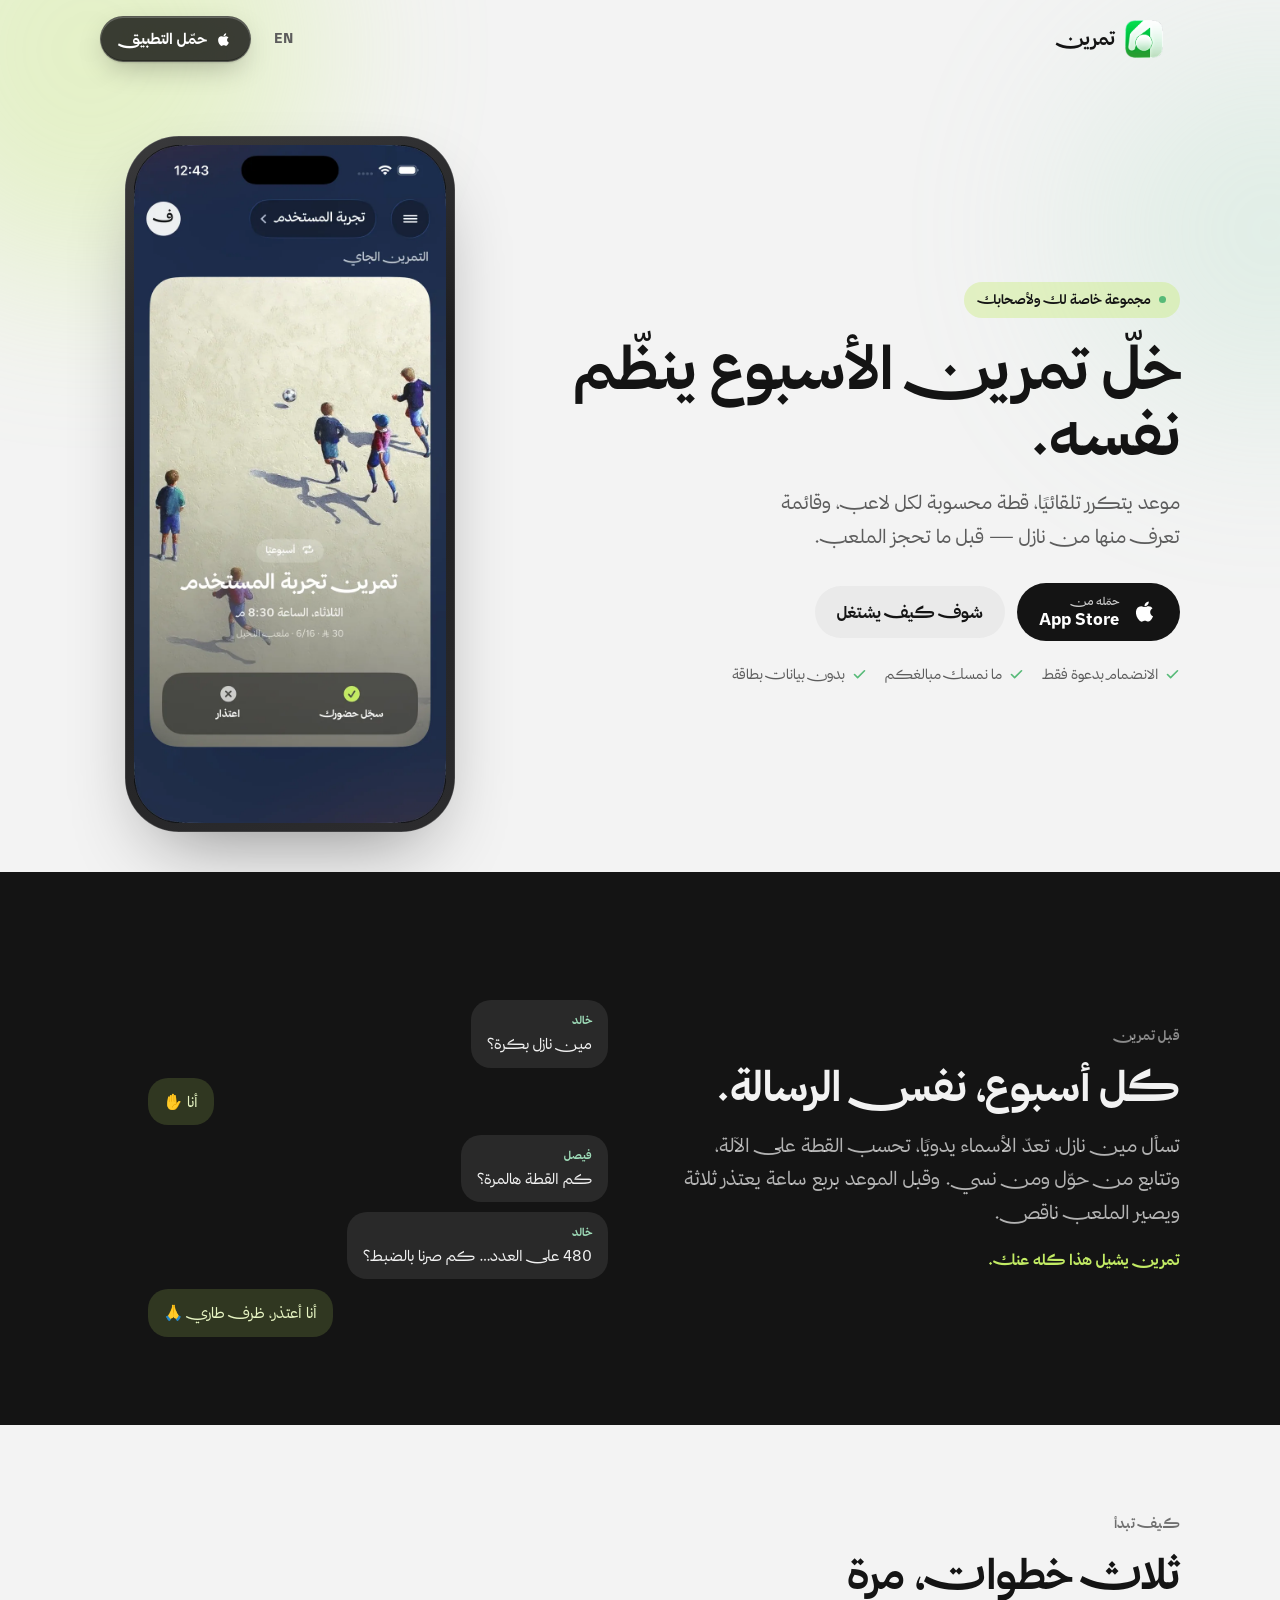
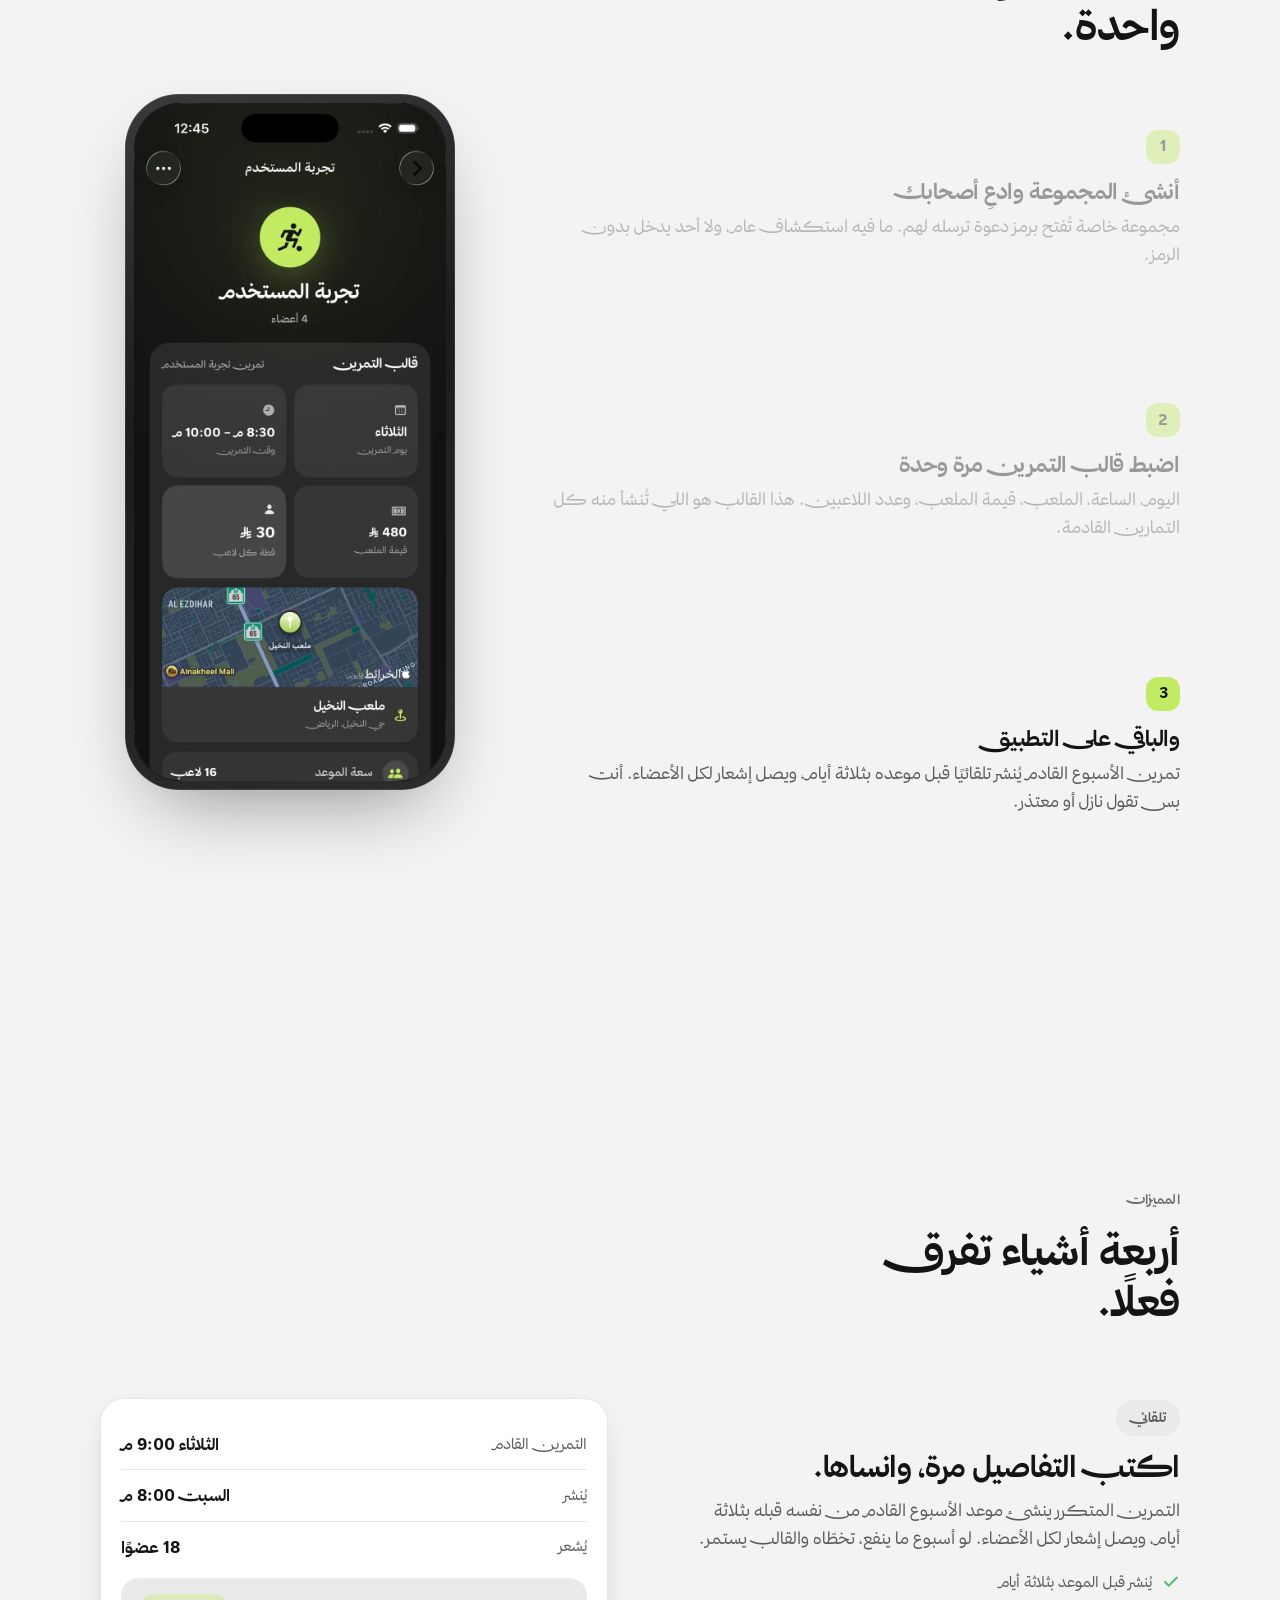
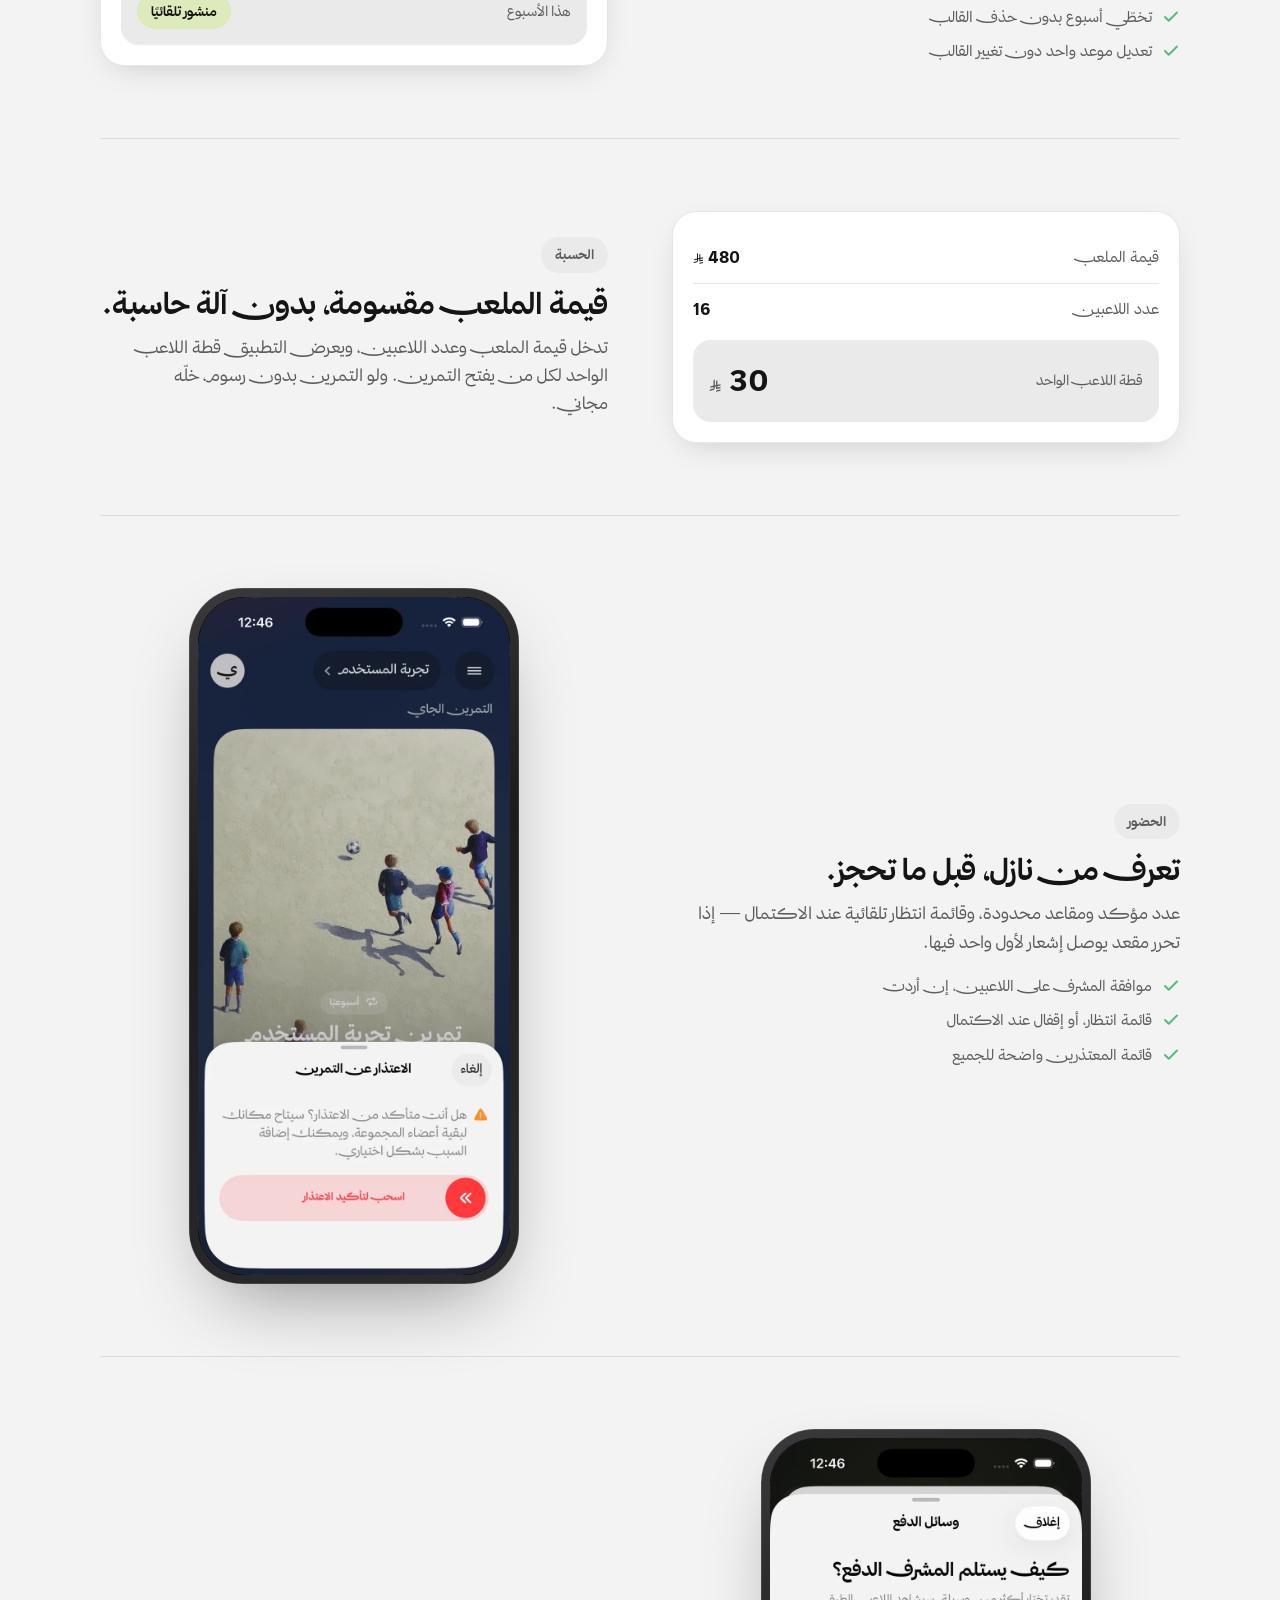
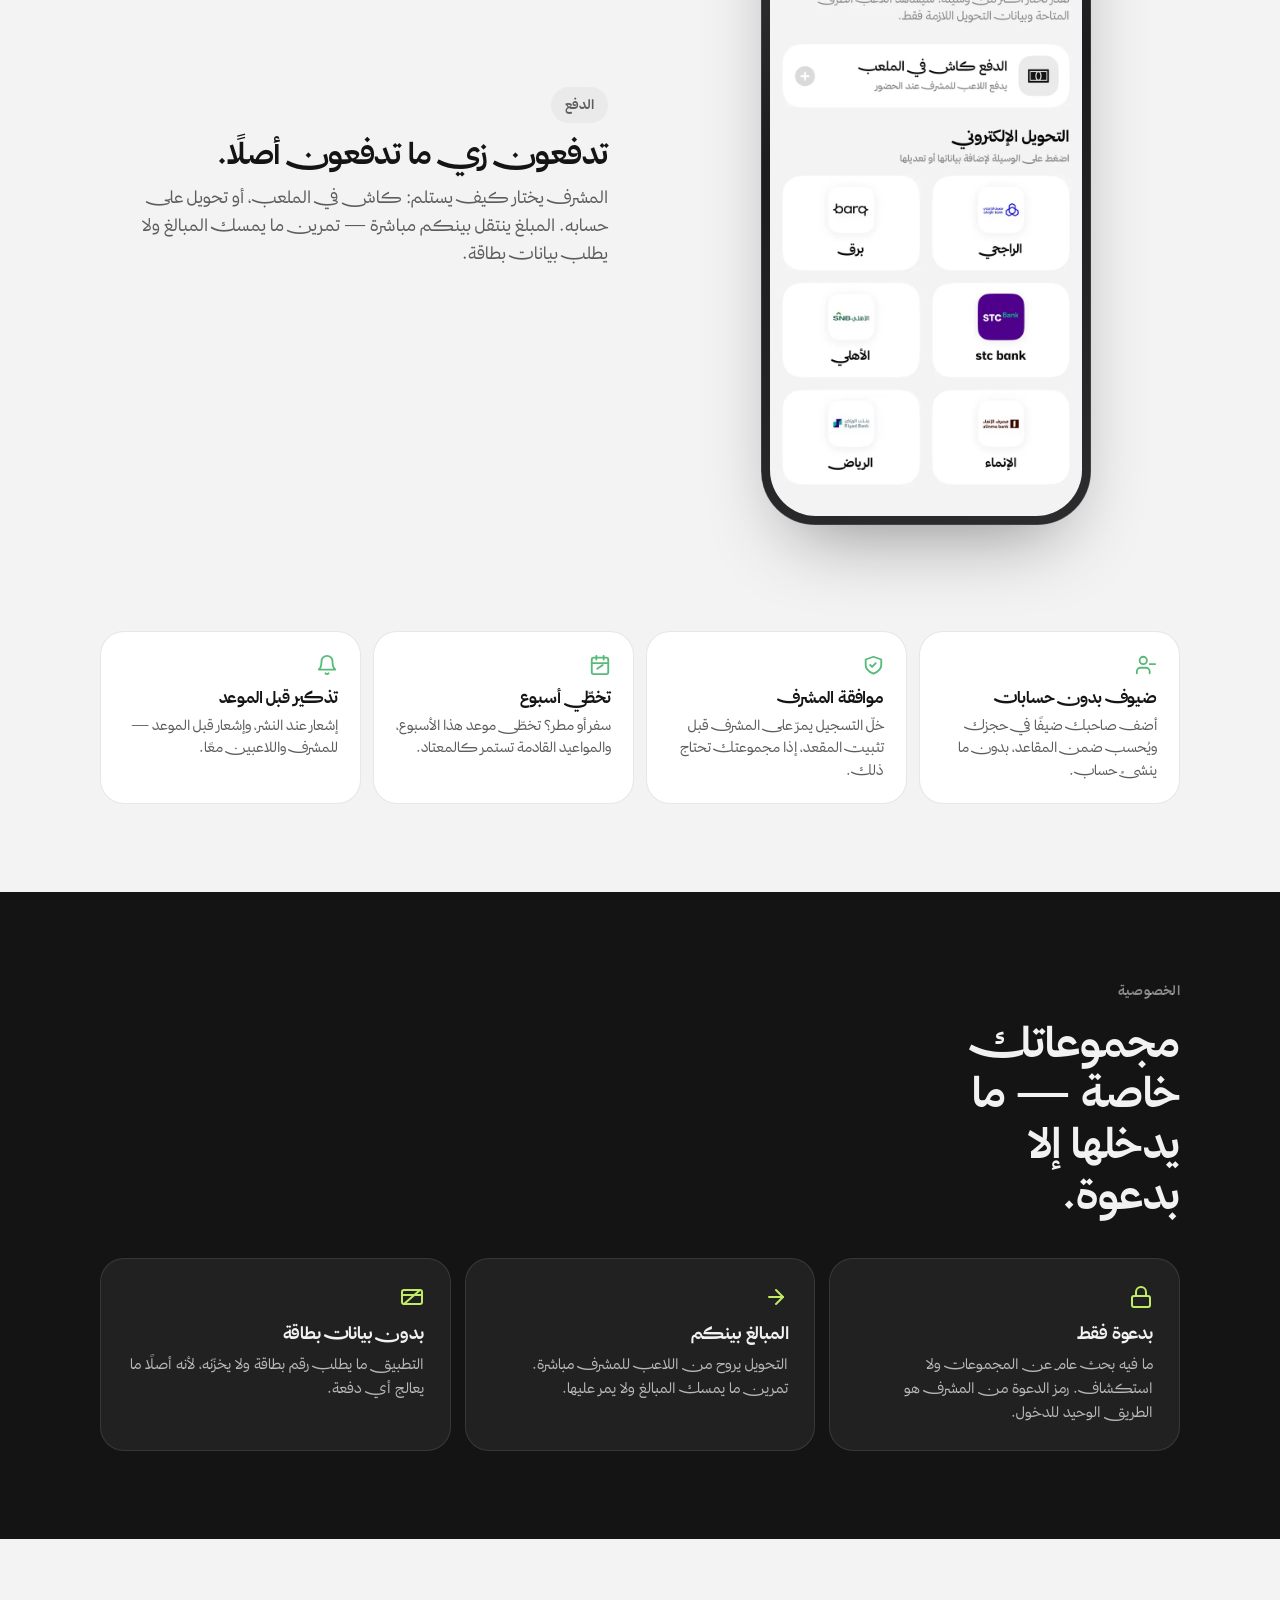
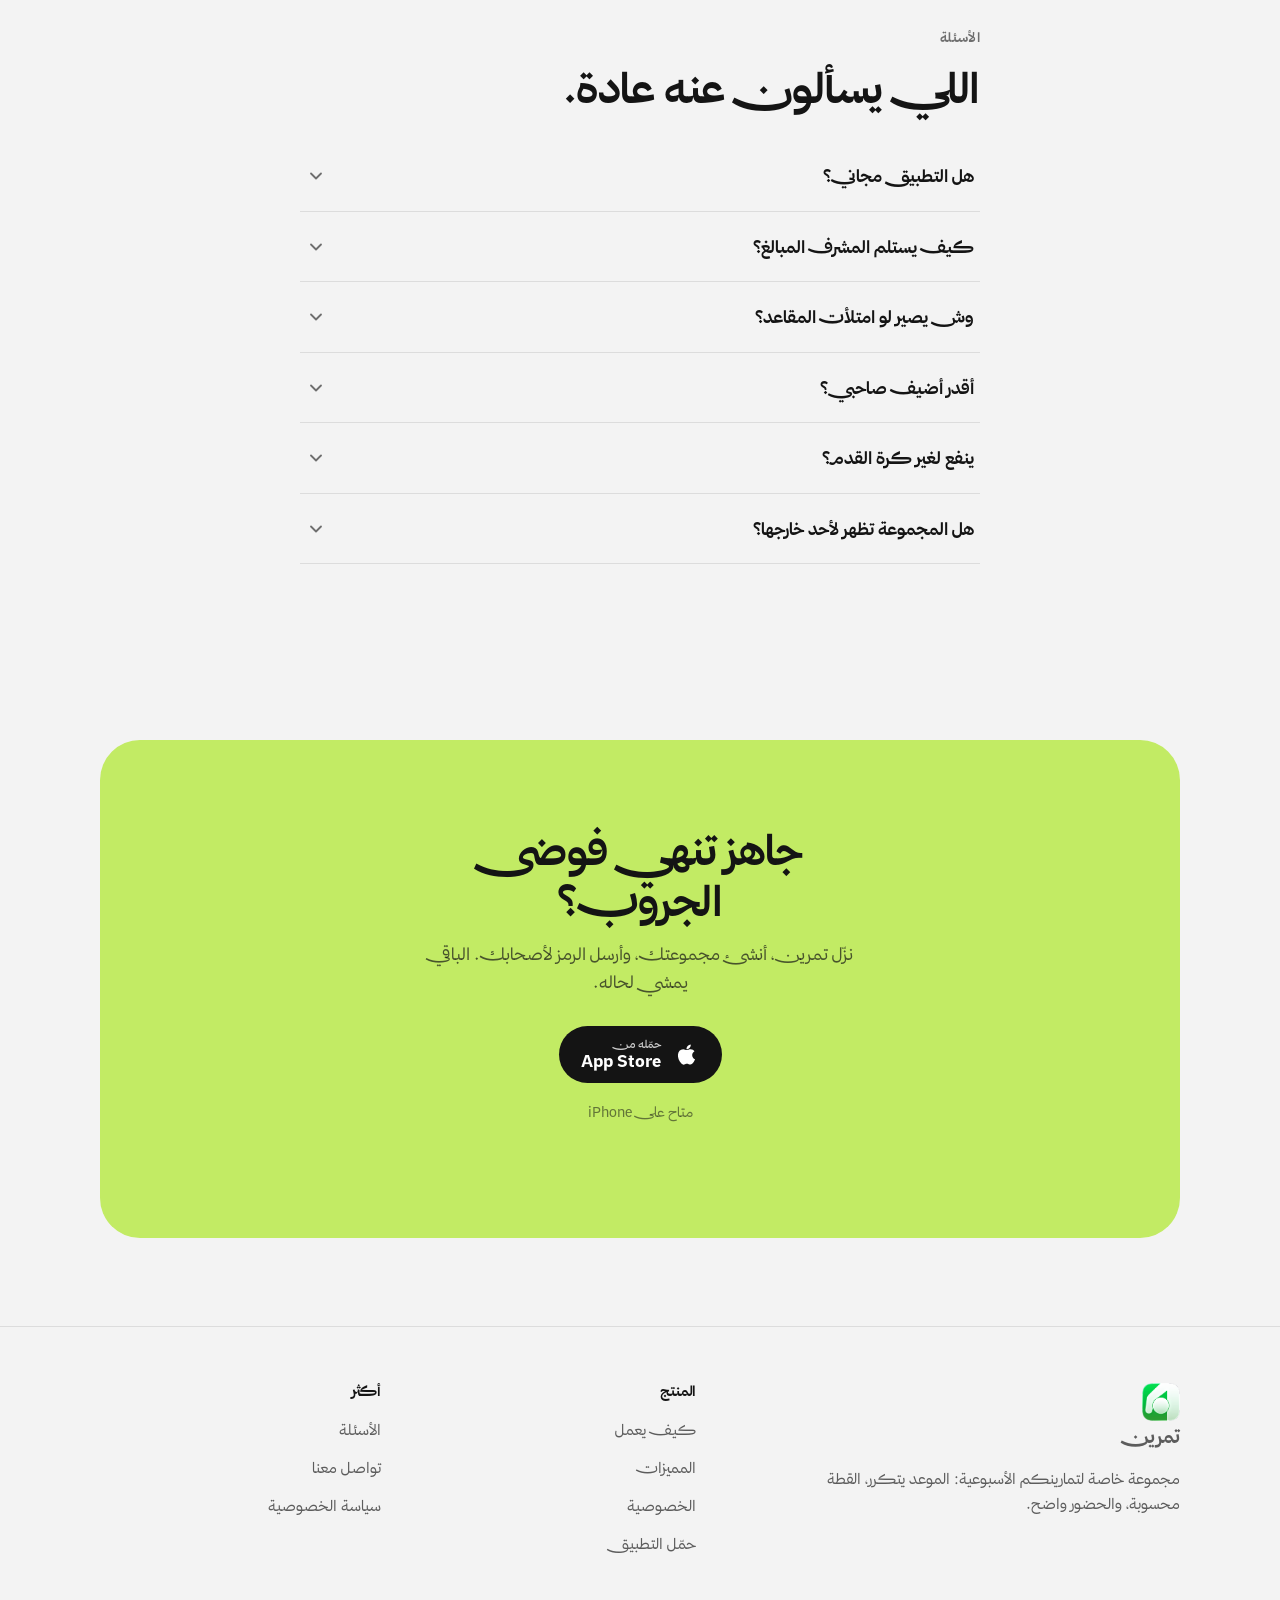
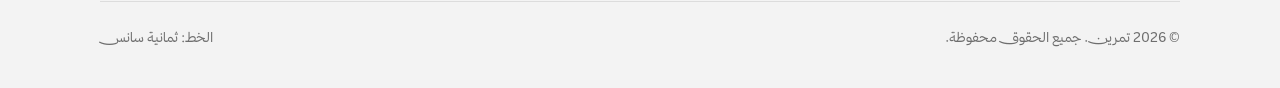
<file: index.html>
<!DOCTYPE html>
<html lang="ar" dir="rtl">
<head>
  <meta charset="UTF-8" />
  <meta name="viewport" content="width=device-width, initial-scale=1.0, viewport-fit=cover" />
  <title>تمرين — خلّ تمرين الأسبوع ينظّم نفسه</title>
  <meta name="description" content="تمرين: مجموعة خاصة لك ولأصحابك. الموعد يتكرر تلقائيًا، قطة الملعب محسوبة لكل لاعب، وتعرف من نازل قبل ما تحجز." />
  <meta name="theme-color" content="#f3f3f3" />
  <link rel="icon" type="image/png" href="assets/favicon.png" />
  <link rel="canonical" href="https://tamrien.app/" />

  <!-- Open Graph (WhatsApp, Facebook, LinkedIn, …) -->
  <meta property="og:type" content="website" />
  <meta property="og:site_name" content="تمرين" />
  <meta property="og:locale" content="ar_SA" />
  <meta property="og:locale:alternate" content="en_US" />
  <meta property="og:title" content="تمرين — خلّ تمرين الأسبوع ينظّم نفسه" />
  <meta property="og:description" content="مجموعة خاصة لك ولأصحابك: موعد يتكرر تلقائيًا، قطة محسوبة، وتعرف من نازل قبل ما تحجز." />
  <meta property="og:url" content="https://tamrien.app/" />
  <meta property="og:image" content="https://tamrien.app/assets/og-image.png?v=3" />
  <meta property="og:image:secure_url" content="https://tamrien.app/assets/og-image.png?v=3" />
  <meta property="og:image:type" content="image/png" />
  <meta property="og:image:width" content="1200" />
  <meta property="og:image:height" content="630" />
  <meta property="og:image:alt" content="تمرين — خلّ تمرين الأسبوع ينظّم نفسه: مجموعة خاصة لك ولأصحابك، بدعوة فقط، كاش أو تحويل، بدون بطاقات." />

  <!-- Twitter / X card -->
  <meta name="twitter:card" content="summary_large_image" />
  <meta name="twitter:title" content="تمرين — خلّ تمرين الأسبوع ينظّم نفسه" />
  <meta name="twitter:description" content="مجموعة خاصة لك ولأصحابك: موعد يتكرر تلقائيًا وقطة محسوبة." />
  <meta name="twitter:image" content="https://tamrien.app/assets/og-image.png?v=3" />
  <meta name="twitter:image:alt" content="تطبيق تمرين" />

  <!-- خط ثمانية سانس مضمّن base64 — يُحمّل بدون حجب الرسم -->
  <link rel="preload" href="assets/fonts.css?v=2" as="style" onload="this.onload=null;this.rel='stylesheet'" />
  <noscript><link rel="stylesheet" href="assets/fonts.css?v=2" /></noscript>
  <link rel="preconnect" href="https://fonts.googleapis.com" />
  <link rel="preconnect" href="https://fonts.gstatic.com" crossorigin />
  <link href="https://fonts.googleapis.com/css2?family=Inter:wght@400;500;700&display=swap" rel="stylesheet" />

  <link rel="stylesheet" href="assets/site.css?v=4" />
</head>

<body>

<a href="#hero" class="sr-only skip" data-i18n="skip">تخطَّ إلى المحتوى</a>

<!-- ======================= NAV ======================= -->
<header class="nav" id="nav">
  <div class="wrap nav-row">
    <a href="#hero" class="nav-pill brand" aria-label="تمرين">
      <img src="assets/tamrin-icon.png" alt="" width="38" height="38" />
      <span>تمرين</span>
    </a>

    <div class="nav-end">
      <button type="button" class="nav-pill lang-btn" id="langToggle" aria-label="Switch language" data-i18n="lang_switch">EN</button>
      <a href="#download" class="nav-pill nav-cta">
        <svg viewBox="0 0 24 24" aria-hidden="true"><path d="M17.05 20.28c-.98.95-2.05.8-3.08.35-1.09-.46-2.09-.48-3.24 0-1.44.62-2.2.44-3.06-.35C2.79 15.25 3.51 7.59 9.05 7.31c1.35.07 2.29.74 3.08.8 1.18-.24 2.31-.93 3.57-.84 1.51.12 2.65.72 3.4 1.8-3.12 1.87-2.38 5.98.48 7.13-.57 1.5-1.31 2.99-2.53 4.08zM12.03 7.25c-.15-2.23 1.66-4.07 3.74-4.25.29 2.58-2.34 4.5-3.74 4.25z"/></svg>
        <span class="full" data-i18n="nav_cta">حمّل التطبيق</span>
        <span class="short" data-i18n="nav_cta_short">حمّل</span>
      </a>
    </div>
  </div>
</header>

<main>

  <!-- ======================= HERO =======================
       رسالة واحدة: التمرين الأسبوعي ينظّم نفسه. والبطل هو شاشة التطبيق. -->
  <section class="hero" id="hero">
    <div class="wrap hero-grid">
      <div class="hero-copy">
        <span class="pill pill-lime"><i class="dot"></i><span data-i18n="hero_badge">مجموعة خاصة لك ولأصحابك</span></span>
        <h1 class="h-display" data-i18n="hero_title">خلّ تمرين الأسبوع ينظّم نفسه.</h1>
        <p class="lede" data-i18n="hero_lede">موعد يتكرر تلقائيًا، قطة محسوبة لكل لاعب، وقائمة تعرف منها من نازل — قبل ما تحجز الملعب.</p>

        <div class="hero-actions">
          <a href="https://apps.apple.com/sa/app/%D8%AA%D9%85%D8%A7%D8%B1%D9%8A%D9%86/id6757168784" class="btn-store">
            <svg viewBox="0 0 24 24" aria-hidden="true"><path d="M17.05 20.28c-.98.95-2.05.8-3.08.35-1.09-.46-2.09-.48-3.24 0-1.44.62-2.2.44-3.06-.35C2.79 15.25 3.51 7.59 9.05 7.31c1.35.07 2.29.74 3.08.8 1.18-.24 2.31-.93 3.57-.84 1.51.12 2.65.72 3.4 1.8-3.12 1.87-2.38 5.98.48 7.13-.57 1.5-1.31 2.99-2.53 4.08zM12.03 7.25c-.15-2.23 1.66-4.07 3.74-4.25.29 2.58-2.34 4.5-3.74 4.25z"/></svg>
            <span class="txt">
              <span class="l1" data-i18n="badge_top">حمّله من</span>
              <span class="l2" data-i18n="badge_store">App Store</span>
            </span>
          </a>
          <a href="#how" class="btn btn-secondary" data-i18n="hero_secondary">شوف كيف يشتغل</a>
        </div>

        <ul class="hero-note">
          <li><svg viewBox="0 0 24 24" fill="none" stroke="currentColor" stroke-width="2.6" stroke-linecap="round" stroke-linejoin="round"><path d="m20 6-11 11-5-5"/></svg><span data-i18n="hero_n1">الانضمام بدعوة فقط</span></li>
          <li><svg viewBox="0 0 24 24" fill="none" stroke="currentColor" stroke-width="2.6" stroke-linecap="round" stroke-linejoin="round"><path d="m20 6-11 11-5-5"/></svg><span data-i18n="hero_n2">ما نمسك مبالغكم</span></li>
          <li><svg viewBox="0 0 24 24" fill="none" stroke="currentColor" stroke-width="2.6" stroke-linecap="round" stroke-linejoin="round"><path d="m20 6-11 11-5-5"/></svg><span data-i18n="hero_n3">بدون بيانات بطاقة</span></li>
        </ul>
      </div>

      <div class="hero-visual reveal">
        <div class="phone">
          <div class="phone-screen">
            <img src="assets/app/home.webp" width="760" height="1652" fetchpriority="high"
                 alt="الشاشة الرئيسية في تطبيق تمرين: بطاقة «تمرين تجربة المستخدم» يوم الثلاثاء الساعة 8:30 مساءً في ملعب النخيل، 6 من 16 لاعبًا وقطة 30 ريالًا، مع زرَّي «سجّل حضورك» و«اعتذار»." />
          </div>
        </div>
      </div>
    </div>
  </section>

  <!-- ======================= المشكلة =======================
       قسم هادئ نصّي: يسمّي الألم قبل ما يعرض الحل. -->
  <section class="problem">
    <div class="wrap problem-grid">
      <div class="reveal">
        <p class="eyebrow" data-i18n="pr_kicker">قبل تمرين</p>
        <h2 class="h-section" data-i18n="pr_title">كل أسبوع، نفس الرسالة.</h2>
        <p class="lede" style="margin-top:18px" data-i18n="pr_lede">تسأل مين نازل، تعدّ الأسماء يدويًا، تحسب القطة على الآلة، وتتابع من حوّل ومن نسي. وقبل الموعد بربع ساعة يعتذر ثلاثة ويصير الملعب ناقص.</p>
        <p class="chat-note" data-i18n="pr_note">تمرين يشيل هذا كله عنك.</p>
      </div>

      <div class="chat reveal" aria-hidden="true">
        <p class="bubble"><span class="who" data-i18n="chat_w1">خالد</span><span data-i18n="chat_1">مين نازل بكرة؟</span></p>
        <p class="bubble me" data-i18n="chat_2">أنا ✋</p>
        <p class="bubble"><span class="who" data-i18n="chat_w2">فيصل</span><span data-i18n="chat_3">كم القطة هالمرة؟</span></p>
        <p class="bubble"><span class="who" data-i18n="chat_w1b">خالد</span><span data-i18n="chat_4">480 على العدد… كم صرنا بالضبط؟</span></p>
        <p class="bubble me" data-i18n="chat_5">أنا أعتذر، ظرف طاري 🙏</p>
      </div>
    </div>
  </section>

  <!-- ======================= كيف يعمل =======================
       ثلاث خطوات. على الديسكتوب: جهاز ثابت تتبدّل شاشته مع الخطوة.
       على الجوال: كل خطوة ومعها شاشتها، بدون تثبيت ولا خطف للتمرير. -->
  <section id="how">
    <div class="wrap">
      <div class="reveal" style="max-width:36ch">
        <p class="eyebrow" data-i18n="how_kicker">كيف تبدأ</p>
        <h2 class="h-section" data-i18n="how_title">ثلاث خطوات، مرة واحدة.</h2>
      </div>

      <div class="steps-layout" style="margin-top:44px">
        <div class="steps-grid" id="steps">

          <!-- 1 -->
          <div class="step" data-step="0">
            <span class="step-n">1</span>
            <h3 data-i18n="st1_t">أنشئ المجموعة وادعِ أصحابك</h3>
            <p data-i18n="st1_d">مجموعة خاصة تُفتح برمز دعوة ترسله لهم. ما فيه استكشاف عام، ولا أحد يدخل بدون الرمز.</p>
            <div class="step-phone">
              <div class="phone"><div class="phone-screen"><img src="assets/app/groups.webp" width="760" height="1652" loading="lazy" alt="قائمة المجموعات في تطبيق تمرين: مجموعات خاصة متعددة، كل واحدة بعدد أعضائها." /></div></div>
            </div>
          </div>

          <!-- 2 -->
          <div class="step" data-step="1">
            <span class="step-n">2</span>
            <h3 data-i18n="st2_t">اضبط قالب التمرين مرة وحدة</h3>
            <p data-i18n="st2_d">اليوم، الساعة، الملعب، قيمة الملعب، وعدد اللاعبين. هذا القالب هو اللي تُنشأ منه كل التمارين القادمة.</p>
            <div class="step-phone">
              <div class="phone"><div class="phone-screen"><img src="assets/app/create.webp" width="760" height="1652" loading="lazy" alt="شاشة «صمّم التمرين»: بطاقات لليوم والوقت، الملعب، قيمة الملعب 480 ريالًا وقطة 30، وعدد اللاعبين حتى 16 مع قائمة انتظار." /></div></div>
            </div>
          </div>

          <!-- 3 -->
          <div class="step" data-step="2">
            <span class="step-n">3</span>
            <h3 data-i18n="st3_t">والباقي على التطبيق</h3>
            <p data-i18n="st3_d">تمرين الأسبوع القادم يُنشر تلقائيًا قبل موعده بثلاثة أيام، ويصل إشعار لكل الأعضاء. أنت بس تقول نازل أو معتذر.</p>
            <div class="step-phone">
              <div class="phone"><div class="phone-screen"><img src="assets/app/template.webp" width="760" height="1652" loading="lazy" alt="قالب التمرين بعد حفظه: يوم الثلاثاء 8:30–10:00 م، قيمة الملعب 480 وقطة كل لاعب 30، وموقع ملعب النخيل على الخريطة." /></div></div>
            </div>
          </div>

        </div>

        <!-- الجهاز الثابت (ديسكتوب فقط) -->
        <div class="steps-sticky" aria-hidden="true">
          <div class="stage">
            <div class="phone" data-screen="0"><div class="phone-screen"><img src="assets/app/groups.webp" width="760" height="1652" loading="lazy" alt="قائمة المجموعات في تطبيق تمرين: مجموعات خاصة متعددة، كل واحدة بعدد أعضائها." /></div></div>
            <div class="phone" data-screen="1"><div class="phone-screen"><img src="assets/app/create.webp" width="760" height="1652" loading="lazy" alt="شاشة «صمّم التمرين»: بطاقات لليوم والوقت، الملعب، قيمة الملعب 480 ريالًا وقطة 30، وعدد اللاعبين حتى 16 مع قائمة انتظار." /></div></div>
            <div class="phone" data-screen="2"><div class="phone-screen"><img src="assets/app/template.webp" width="760" height="1652" loading="lazy" alt="قالب التمرين بعد حفظه: يوم الثلاثاء 8:30–10:00 م، قيمة الملعب 480 وقطة كل لاعب 30، وموقع ملعب النخيل على الخريطة." /></div></div>
          </div>
        </div>
      </div>
    </div>
  </section>

  <!-- ======================= الميزات =======================
       أربع ميزات فقط، كل واحدة بفائدتها ومشهدها. -->
  <section id="features">
    <div class="wrap">
      <div class="reveal" style="max-width:34ch">
        <p class="eyebrow" data-i18n="feat_kicker">المميزات</p>
        <h2 class="h-section" data-i18n="feat_title">أربعة أشياء تفرق فعلًا.</h2>
      </div>

      <!-- 1 · القالب الأسبوعي -->
      <article class="feature reveal">
        <div class="feature-copy">
          <span class="pill" data-i18n="f1_k">تلقائي</span>
          <h3 class="h-feature" data-i18n="f1_t">اكتب التفاصيل مرة، وانساها.</h3>
          <p data-i18n="f1_d">التمرين المتكرر ينشئ موعد الأسبوع القادم من نفسه قبله بثلاثة أيام، ويصل إشعار لكل الأعضاء. لو أسبوع ما ينفع، تخطّاه والقالب يستمر.</p>
          <ul class="ticks">
            <li><svg viewBox="0 0 24 24" fill="none" stroke="currentColor" stroke-width="2.6" stroke-linecap="round" stroke-linejoin="round"><path d="m20 6-11 11-5-5"/></svg><span data-i18n="f1_p1">يُنشر قبل الموعد بثلاثة أيام</span></li>
            <li><svg viewBox="0 0 24 24" fill="none" stroke="currentColor" stroke-width="2.6" stroke-linecap="round" stroke-linejoin="round"><path d="m20 6-11 11-5-5"/></svg><span data-i18n="f1_p2">تخطّي أسبوع بدون حذف القالب</span></li>
            <li><svg viewBox="0 0 24 24" fill="none" stroke="currentColor" stroke-width="2.6" stroke-linecap="round" stroke-linejoin="round"><path d="m20 6-11 11-5-5"/></svg><span data-i18n="f1_p3">تعديل موعد واحد دون تغيير القالب</span></li>
          </ul>
        </div>
        <div class="feature-visual">
          <div class="calc-row"><span class="k" data-i18n="f1_c1">التمرين القادم</span><span class="v" data-i18n="f1_c1v">الثلاثاء 9:00 م</span></div>
          <div class="calc-row"><span class="k" data-i18n="f1_c2">يُنشر</span><span class="v" data-i18n="f1_c2v">السبت 8:00 م</span></div>
          <div class="calc-row"><span class="k" data-i18n="f1_c3">يُشعر</span><span class="v" data-i18n="f1_c3v">18 عضوًا</span></div>
          <div class="calc-total" style="display:flex;align-items:center;justify-content:space-between;gap:12px">
            <span class="k" data-i18n="f1_c4">هذا الأسبوع</span>
            <span class="pill pill-lime" data-i18n="f1_c4v">منشور تلقائيًا</span>
          </div>
        </div>
      </article>

      <!-- 2 · القطة -->
      <article class="feature flip reveal">
        <div class="feature-copy">
          <span class="pill" data-i18n="f2_k">الحسبة</span>
          <h3 class="h-feature" data-i18n="f2_t">قيمة الملعب مقسومة، بدون آلة حاسبة.</h3>
          <p data-i18n="f2_d">تدخل قيمة الملعب وعدد اللاعبين، ويعرض التطبيق قطة اللاعب الواحد لكل من يفتح التمرين. ولو التمرين بدون رسوم، خلّه مجاني.</p>
        </div>
        <div class="feature-visual">
          <div class="calc-row"><span class="k" data-i18n="f2_c1">قيمة الملعب</span><span class="v">480 <small style="font-weight:400" data-i18n="sar">ر.س</small></span></div>
          <div class="calc-row"><span class="k" data-i18n="f2_c2">عدد اللاعبين</span><span class="v">16</span></div>
          <div class="calc-total" style="display:flex;align-items:center;justify-content:space-between;gap:12px">
            <span class="k" data-i18n="f2_c3">قطة اللاعب الواحد</span>
            <span class="v">30 <small data-i18n="sar">ر.س</small></span>
          </div>
        </div>
      </article>

      <!-- 3 · المقاعد -->
      <article class="feature reveal">
        <div class="feature-copy">
          <span class="pill" data-i18n="f3_k">الحضور</span>
          <h3 class="h-feature" data-i18n="f3_t">تعرف من نازل، قبل ما تحجز.</h3>
          <p data-i18n="f3_d">عدد مؤكد ومقاعد محدودة، وقائمة انتظار تلقائية عند الاكتمال — إذا تحرر مقعد يوصل إشعار لأول واحد فيها.</p>
          <ul class="ticks">
            <li><svg viewBox="0 0 24 24" fill="none" stroke="currentColor" stroke-width="2.6" stroke-linecap="round" stroke-linejoin="round"><path d="m20 6-11 11-5-5"/></svg><span data-i18n="f3_p1">موافقة المشرف على اللاعبين، إن أردت</span></li>
            <li><svg viewBox="0 0 24 24" fill="none" stroke="currentColor" stroke-width="2.6" stroke-linecap="round" stroke-linejoin="round"><path d="m20 6-11 11-5-5"/></svg><span data-i18n="f3_p2">قائمة انتظار، أو إقفال عند الاكتمال</span></li>
            <li><svg viewBox="0 0 24 24" fill="none" stroke="currentColor" stroke-width="2.6" stroke-linecap="round" stroke-linejoin="round"><path d="m20 6-11 11-5-5"/></svg><span data-i18n="f3_p3">قائمة المعتذرين واضحة للجميع</span></li>
          </ul>
        </div>
        <div class="feature-visual bare">
          <div class="phone"><div class="phone-screen"><img src="assets/app/seat.webp" width="760" height="1652" loading="lazy" alt="ورقة الاعتذار عن التمرين في تطبيق تمرين، وفيها تنبيه بأن مكانك سيُتاح لبقية أعضاء المجموعة." /></div></div>
        </div>
      </article>

      <!-- 4 · الدفع -->
      <article class="feature flip reveal">
        <div class="feature-copy">
          <span class="pill" data-i18n="f4_k">الدفع</span>
          <h3 class="h-feature" data-i18n="f4_t">تدفعون زي ما تدفعون أصلًا.</h3>
          <p data-i18n="f4_d">المشرف يختار كيف يستلم: كاش في الملعب، أو تحويل على حسابه. المبلغ ينتقل بينكم مباشرة — تمرين ما يمسك المبالغ ولا يطلب بيانات بطاقة.</p>
        </div>
        <div class="feature-visual bare">
          <div class="phone"><div class="phone-screen"><img src="assets/app/payment.webp" width="760" height="1652" loading="lazy" alt="شاشة وسائل الدفع في تطبيق تمرين: الدفع كاش في الملعب، والتحويل الإلكتروني عبر برق والراجحي وstc bank والأهلي والإنماء والرياض." /></div></div>
        </div>
      </article>

      <!-- ميزات ثانوية -->
      <div class="more-grid">
        <div class="more reveal">
          <svg viewBox="0 0 24 24" fill="none" stroke="currentColor" stroke-width="2" stroke-linecap="round" stroke-linejoin="round"><path d="M16 21v-2a4 4 0 0 0-4-4H6a4 4 0 0 0-4 4v2"/><circle cx="9" cy="7" r="4"/><path d="M22 11h-6"/></svg>
          <h4 data-i18n="m1_t">ضيوف بدون حسابات</h4>
          <p data-i18n="m1_d">أضف صاحبك ضيفًا في حجزك ويُحسب ضمن المقاعد، بدون ما ينشئ حساب.</p>
        </div>
        <div class="more reveal">
          <svg viewBox="0 0 24 24" fill="none" stroke="currentColor" stroke-width="2" stroke-linecap="round" stroke-linejoin="round"><path d="m9 12 2 2 4-4"/><path d="M21 12c0 5-3.5 7.5-8.5 9.5C7.5 19.5 4 17 4 12V6l8.5-3L21 6z"/></svg>
          <h4 data-i18n="m2_t">موافقة المشرف</h4>
          <p data-i18n="m2_d">خلّ التسجيل يمرّ على المشرف قبل تثبيت المقعد، إذا مجموعتك تحتاج ذلك.</p>
        </div>
        <div class="more reveal">
          <svg viewBox="0 0 24 24" fill="none" stroke="currentColor" stroke-width="2" stroke-linecap="round" stroke-linejoin="round"><rect x="3" y="4" width="18" height="18" rx="2"/><path d="M16 2v4M8 2v4M3 10h18"/><path d="m9 16 6-4"/></svg>
          <h4 data-i18n="m3_t">تخطّي أسبوع</h4>
          <p data-i18n="m3_d">سفر أو مطر؟ تخطّى موعد هذا الأسبوع، والمواعيد القادمة تستمر كالمعتاد.</p>
        </div>
        <div class="more reveal">
          <svg viewBox="0 0 24 24" fill="none" stroke="currentColor" stroke-width="2" stroke-linecap="round" stroke-linejoin="round"><path d="M18 8A6 6 0 0 0 6 8c0 7-3 9-3 9h18s-3-2-3-9"/><path d="M13.7 21a2 2 0 0 1-3.4 0"/></svg>
          <h4 data-i18n="m4_t">تذكير قبل الموعد</h4>
          <p data-i18n="m4_d">إشعار عند النشر، وإشعار قبل الموعد — للمشرف واللاعبين معًا.</p>
        </div>
      </div>
    </div>
  </section>

  <!-- ======================= الخصوصية ======================= -->
  <section class="trust" id="privacy">
    <div class="wrap">
      <div class="reveal" style="max-width:22ch">
        <p class="eyebrow" data-i18n="tr_kicker">الخصوصية</p>
        <h2 class="h-section" data-i18n="tr_title">مجموعاتك خاصة — ما يدخلها إلا بدعوة.</h2>
      </div>
      <div class="trust-grid">
        <div class="trust-card reveal">
          <svg viewBox="0 0 24 24" fill="none" stroke="currentColor" stroke-width="2" stroke-linecap="round" stroke-linejoin="round"><rect x="3" y="11" width="18" height="11" rx="2"/><path d="M7 11V7a5 5 0 0 1 10 0v4"/></svg>
          <h3 data-i18n="tr_1_t">بدعوة فقط</h3>
          <p data-i18n="tr_1_d">ما فيه بحث عام عن المجموعات ولا استكشاف. رمز الدعوة من المشرف هو الطريق الوحيد للدخول.</p>
        </div>
        <div class="trust-card reveal">
          <svg viewBox="0 0 24 24" fill="none" stroke="currentColor" stroke-width="2" stroke-linecap="round" stroke-linejoin="round"><path d="M5 12h14"/><path d="m12 5 7 7-7 7"/></svg>
          <h3 data-i18n="tr_2_t">المبالغ بينكم</h3>
          <p data-i18n="tr_2_d">التحويل يروح من اللاعب للمشرف مباشرة. تمرين ما يمسك المبالغ ولا يمر عليها.</p>
        </div>
        <div class="trust-card reveal">
          <svg viewBox="0 0 24 24" fill="none" stroke="currentColor" stroke-width="2" stroke-linecap="round" stroke-linejoin="round"><rect x="2" y="5" width="20" height="14" rx="2"/><path d="M2 10h20"/><path d="m4 19 16-14"/></svg>
          <h3 data-i18n="tr_3_t">بدون بيانات بطاقة</h3>
          <p data-i18n="tr_3_d">التطبيق ما يطلب رقم بطاقة ولا يخزّنه، لأنه أصلًا ما يعالج أي دفعة.</p>
        </div>
      </div>
    </div>
  </section>

  <!-- ======================= الأسئلة ======================= -->
  <section id="faq">
    <div class="wrap-narrow">
      <div class="reveal" style="margin-bottom:28px">
        <p class="eyebrow" data-i18n="faq_kicker">الأسئلة</p>
        <h2 class="h-section" data-i18n="faq_title">اللي يسألون عنه عادة.</h2>
      </div>

      <div class="reveal">
        <div class="faq-item">
          <button class="faq-btn" type="button" aria-expanded="false">
            <span data-i18n="q1">هل التطبيق مجاني؟</span>
            <svg class="chev" viewBox="0 0 24 24" fill="none" stroke="currentColor" stroke-width="2.2" stroke-linecap="round" stroke-linejoin="round"><path d="m6 9 6 6 6-6"/></svg>
          </button>
          <div class="faq-body"><div><p data-i18n="a1">نعم، تنزيل التطبيق واستخدامه مجاني. المبلغ الوحيد هو قطة الملعب اللي تتفقون عليها بينكم، وتنتقل من اللاعب للمشرف مباشرة.</p></div></div>
        </div>

        <div class="faq-item">
          <button class="faq-btn" type="button" aria-expanded="false">
            <span data-i18n="q2">كيف يستلم المشرف المبالغ؟</span>
            <svg class="chev" viewBox="0 0 24 24" fill="none" stroke="currentColor" stroke-width="2.2" stroke-linecap="round" stroke-linejoin="round"><path d="m6 9 6 6 6-6"/></svg>
          </button>
          <div class="faq-body"><div><p data-i18n="a2">يختار المشرف وسيلة أو أكثر: كاش في الملعب، أو تحويل على حسابه في الراجحي أو STC Bank أو برق أو الأهلي أو الإنماء أو الرياض. اللاعب يحوّل ويعلّم أنه أرسل، والمشرف يؤكد الاستلام.</p></div></div>
        </div>

        <div class="faq-item">
          <button class="faq-btn" type="button" aria-expanded="false">
            <span data-i18n="q3">وش يصير لو امتلأت المقاعد؟</span>
            <svg class="chev" viewBox="0 0 24 24" fill="none" stroke="currentColor" stroke-width="2.2" stroke-linecap="round" stroke-linejoin="round"><path d="m6 9 6 6 6-6"/></svg>
          </button>
          <div class="faq-body"><div><p data-i18n="a3">تنضم لقائمة الانتظار. إذا اعتذر أحد وتحرر مقعد، يوصلك إشعار وتقدر تثبّت مكانك. وإذا كان المشرف مفعّل خيار الإقفال، يُقفل التسجيل عند الاكتمال بدل قائمة الانتظار.</p></div></div>
        </div>

        <div class="faq-item">
          <button class="faq-btn" type="button" aria-expanded="false">
            <span data-i18n="q4">أقدر أضيف صاحبي؟</span>
            <svg class="chev" viewBox="0 0 24 24" fill="none" stroke="currentColor" stroke-width="2.2" stroke-linecap="round" stroke-linejoin="round"><path d="m6 9 6 6 6-6"/></svg>
          </button>
          <div class="faq-body"><div><p data-i18n="a4">نعم. تضيفه ضيفًا في حجزك بدون ما ينشئ حساب، ويُحسب ضمن المقاعد وضمن القطة.</p></div></div>
        </div>

        <div class="faq-item">
          <button class="faq-btn" type="button" aria-expanded="false">
            <span data-i18n="q5">ينفع لغير كرة القدم؟</span>
            <svg class="chev" viewBox="0 0 24 24" fill="none" stroke="currentColor" stroke-width="2.2" stroke-linecap="round" stroke-linejoin="round"><path d="m6 9 6 6 6-6"/></svg>
          </button>
          <div class="faq-body"><div><p data-i18n="a5">لغة التطبيق مأخوذة من كرة القدم (ملعب، لاعبين، قطة)، لكن الفكرة نفسها — موعد يتكرر، مكان، وتكلفة مقسومة — تنطبق على البادل والركض والجيم وأي تمرين جماعي ثابت.</p></div></div>
        </div>

        <div class="faq-item">
          <button class="faq-btn" type="button" aria-expanded="false">
            <span data-i18n="q6">هل المجموعة تظهر لأحد خارجها؟</span>
            <svg class="chev" viewBox="0 0 24 24" fill="none" stroke="currentColor" stroke-width="2.2" stroke-linecap="round" stroke-linejoin="round"><path d="m6 9 6 6 6-6"/></svg>
          </button>
          <div class="faq-body"><div><p data-i18n="a6">لا. الانضمام برمز دعوة فقط، وما فيه استكشاف عام ولا ملفات مفتوحة.</p></div></div>
        </div>
      </div>
    </div>
  </section>

  <!-- ======================= CTA ======================= -->
  <section class="cta" id="download">
    <div class="wrap">
      <div class="cta-box reveal">
        <h2 class="h-section" data-i18n="cta_title">جاهز تنهي فوضى الجروب؟</h2>
        <p data-i18n="cta_sub">نزّل تمرين، أنشئ مجموعتك، وأرسل الرمز لأصحابك. الباقي يمشي لحاله.</p>
        <a href="https://apps.apple.com/sa/app/%D8%AA%D9%85%D8%A7%D8%B1%D9%8A%D9%86/id6757168784" class="btn-store">
          <svg viewBox="0 0 24 24" aria-hidden="true"><path d="M17.05 20.28c-.98.95-2.05.8-3.08.35-1.09-.46-2.09-.48-3.24 0-1.44.62-2.2.44-3.06-.35C2.79 15.25 3.51 7.59 9.05 7.31c1.35.07 2.29.74 3.08.8 1.18-.24 2.31-.93 3.57-.84 1.51.12 2.65.72 3.4 1.8-3.12 1.87-2.38 5.98.48 7.13-.57 1.5-1.31 2.99-2.53 4.08zM12.03 7.25c-.15-2.23 1.66-4.07 3.74-4.25.29 2.58-2.34 4.5-3.74 4.25z"/></svg>
          <span class="txt">
            <span class="l1" data-i18n="badge_top">حمّله من</span>
            <span class="l2" data-i18n="badge_store">App Store</span>
          </span>
        </a>
        <p style="margin-top:18px;font-size:14px;color:rgba(20,20,20,.55)" data-i18n="cta_note">متاح على iPhone</p>
      </div>
    </div>
  </section>

</main>

<!-- ======================= الفوتر ======================= -->
<footer class="footer">
  <div class="wrap">
    <div class="footer-grid">
      <div>
        <a href="#hero" class="brand" aria-label="تمرين">
          <img src="assets/tamrin-icon.png" alt="" width="36" height="36" />
          <span>تمرين</span>
        </a>
        <p class="footer-about" data-i18n="ft_about">مجموعة خاصة لتمارينكم الأسبوعية: الموعد يتكرر، القطة محسوبة، والحضور واضح.</p>
      </div>
      <div>
        <h3 data-i18n="ft_product">المنتج</h3>
        <ul>
          <li><a href="#how" data-i18n="nav_how">كيف يعمل</a></li>
          <li><a href="#features" data-i18n="nav_features">المميزات</a></li>
          <li><a href="#privacy" data-i18n="nav_privacy">الخصوصية</a></li>
          <li><a href="#download" data-i18n="nav_cta">حمّل التطبيق</a></li>
        </ul>
      </div>
      <div>
        <h3 data-i18n="ft_more">أكثر</h3>
        <ul>
          <li><a href="#faq" data-i18n="nav_faq">الأسئلة</a></li>
          <li><a href="mailto:hello@tamrin.app" data-i18n="ft_contact">تواصل معنا</a></li>
          <li><a href="privacy.html" data-i18n="ft_privacy">سياسة الخصوصية</a></li>
        </ul>
      </div>
    </div>
    <div class="footer-base">
      <p data-i18n="ft_rights">© 2026 تمرين. جميع الحقوق محفوظة.</p>
      <p data-i18n="ft_font">الخط: ثمانية سانس</p>
    </div>
  </div>
</footer>

<script>
/* ============================== i18n ============================== */
const I18N = {
  ar: {
    skip: "تخطَّ إلى المحتوى", lang_switch: "EN",
    nav_how: "كيف يعمل", nav_features: "المميزات", nav_privacy: "الخصوصية", nav_faq: "الأسئلة", nav_cta: "حمّل التطبيق", nav_cta_short: "حمّل",
    badge_top: "حمّله من", badge_store: "App Store", sar: "ر.س",

    hero_badge: "مجموعة خاصة لك ولأصحابك",
    hero_title: "خلّ تمرين الأسبوع ينظّم نفسه.",
    hero_lede: "موعد يتكرر تلقائيًا، قطة محسوبة لكل لاعب، وقائمة تعرف منها من نازل — قبل ما تحجز الملعب.",
    hero_secondary: "شوف كيف يشتغل",
    hero_n1: "الانضمام بدعوة فقط", hero_n2: "ما نمسك مبالغكم", hero_n3: "بدون بيانات بطاقة",
    pr_kicker: "قبل تمرين", pr_title: "كل أسبوع، نفس الرسالة.",
    pr_lede: "تسأل مين نازل، تعدّ الأسماء يدويًا، تحسب القطة على الآلة، وتتابع من حوّل ومن نسي. وقبل الموعد بربع ساعة يعتذر ثلاثة ويصير الملعب ناقص.",
    pr_note: "تمرين يشيل هذا كله عنك.",
    chat_w1: "خالد", chat_w1b: "خالد", chat_w2: "فيصل",
    chat_1: "مين نازل بكرة؟", chat_2: "أنا ✋", chat_3: "كم القطة هالمرة؟",
    chat_4: "480 على العدد… كم صرنا بالضبط؟", chat_5: "أنا أعتذر، ظرف طاري 🙏",

    how_kicker: "كيف تبدأ", how_title: "ثلاث خطوات، مرة واحدة.",
    st1_t: "أنشئ المجموعة وادعِ أصحابك",
    st1_d: "مجموعة خاصة تُفتح برمز دعوة ترسله لهم. ما فيه استكشاف عام، ولا أحد يدخل بدون الرمز.",
    st2_t: "اضبط قالب التمرين مرة وحدة",
    st2_d: "اليوم، الساعة، الملعب، قيمة الملعب، وعدد اللاعبين. هذا القالب هو اللي تُنشأ منه كل التمارين القادمة.",
    st3_t: "والباقي على التطبيق",
    st3_d: "تمرين الأسبوع القادم يُنشر تلقائيًا قبل موعده بثلاثة أيام، ويصل إشعار لكل الأعضاء. أنت بس تقول نازل أو معتذر.",
    feat_kicker: "المميزات", feat_title: "أربعة أشياء تفرق فعلًا.",
    f1_k: "تلقائي", f1_t: "اكتب التفاصيل مرة، وانساها.",
    f1_d: "التمرين المتكرر ينشئ موعد الأسبوع القادم من نفسه قبله بثلاثة أيام، ويصل إشعار لكل الأعضاء. لو أسبوع ما ينفع، تخطّاه والقالب يستمر.",
    f1_p1: "يُنشر قبل الموعد بثلاثة أيام", f1_p2: "تخطّي أسبوع بدون حذف القالب", f1_p3: "تعديل موعد واحد دون تغيير القالب",
    f1_c1: "التمرين القادم", f1_c1v: "الثلاثاء 9:00 م", f1_c2: "يُنشر", f1_c2v: "السبت 8:00 م",
    f1_c3: "يُشعر", f1_c3v: "18 عضوًا", f1_c4: "هذا الأسبوع", f1_c4v: "منشور تلقائيًا",

    f2_k: "الحسبة", f2_t: "قيمة الملعب مقسومة، بدون آلة حاسبة.",
    f2_d: "تدخل قيمة الملعب وعدد اللاعبين، ويعرض التطبيق قطة اللاعب الواحد لكل من يفتح التمرين. ولو التمرين بدون رسوم، خلّه مجاني.",
    f2_c1: "قيمة الملعب", f2_c2: "عدد اللاعبين", f2_c3: "قطة اللاعب الواحد",

    f3_k: "الحضور", f3_t: "تعرف من نازل، قبل ما تحجز.",
    f3_d: "عدد مؤكد ومقاعد محدودة، وقائمة انتظار تلقائية عند الاكتمال — إذا تحرر مقعد يوصل إشعار لأول واحد فيها.",
    f3_p1: "موافقة المشرف على اللاعبين، إن أردت", f3_p2: "قائمة انتظار، أو إقفال عند الاكتمال", f3_p3: "قائمة المعتذرين واضحة للجميع",

    f4_k: "الدفع", f4_t: "تدفعون زي ما تدفعون أصلًا.",
    f4_d: "المشرف يختار كيف يستلم: كاش في الملعب، أو تحويل على حسابه. المبلغ ينتقل بينكم مباشرة — تمرين ما يمسك المبالغ ولا يطلب بيانات بطاقة.",
    m1_t: "ضيوف بدون حسابات", m1_d: "أضف صاحبك ضيفًا في حجزك ويُحسب ضمن المقاعد، بدون ما ينشئ حساب.",
    m2_t: "موافقة المشرف", m2_d: "خلّ التسجيل يمرّ على المشرف قبل تثبيت المقعد، إذا مجموعتك تحتاج ذلك.",
    m3_t: "تخطّي أسبوع", m3_d: "سفر أو مطر؟ تخطّى موعد هذا الأسبوع، والمواعيد القادمة تستمر كالمعتاد.",
    m4_t: "تذكير قبل الموعد", m4_d: "إشعار عند النشر، وإشعار قبل الموعد — للمشرف واللاعبين معًا.",

    tr_kicker: "الخصوصية", tr_title: "مجموعاتك خاصة — ما يدخلها إلا بدعوة.",
    tr_1_t: "بدعوة فقط", tr_1_d: "ما فيه بحث عام عن المجموعات ولا استكشاف. رمز الدعوة من المشرف هو الطريق الوحيد للدخول.",
    tr_2_t: "المبالغ بينكم", tr_2_d: "التحويل يروح من اللاعب للمشرف مباشرة. تمرين ما يمسك المبالغ ولا يمر عليها.",
    tr_3_t: "بدون بيانات بطاقة", tr_3_d: "التطبيق ما يطلب رقم بطاقة ولا يخزّنه، لأنه أصلًا ما يعالج أي دفعة.",

    faq_kicker: "الأسئلة", faq_title: "اللي يسألون عنه عادة.",
    q1: "هل التطبيق مجاني؟",
    a1: "نعم، تنزيل التطبيق واستخدامه مجاني. المبلغ الوحيد هو قطة الملعب اللي تتفقون عليها بينكم، وتنتقل من اللاعب للمشرف مباشرة.",
    q2: "كيف يستلم المشرف المبالغ؟",
    a2: "يختار المشرف وسيلة أو أكثر: كاش في الملعب، أو تحويل على حسابه في الراجحي أو STC Bank أو برق أو الأهلي أو الإنماء أو الرياض. اللاعب يحوّل ويعلّم أنه أرسل، والمشرف يؤكد الاستلام.",
    q3: "وش يصير لو امتلأت المقاعد؟",
    a3: "تنضم لقائمة الانتظار. إذا اعتذر أحد وتحرر مقعد، يوصلك إشعار وتقدر تثبّت مكانك. وإذا كان المشرف مفعّل خيار الإقفال، يُقفل التسجيل عند الاكتمال بدل قائمة الانتظار.",
    q4: "أقدر أضيف صاحبي؟",
    a4: "نعم. تضيفه ضيفًا في حجزك بدون ما ينشئ حساب، ويُحسب ضمن المقاعد وضمن القطة.",
    q5: "ينفع لغير كرة القدم؟",
    a5: "لغة التطبيق مأخوذة من كرة القدم (ملعب، لاعبين، قطة)، لكن الفكرة نفسها — موعد يتكرر، مكان، وتكلفة مقسومة — تنطبق على البادل والركض والجيم وأي تمرين جماعي ثابت.",
    q6: "هل المجموعة تظهر لأحد خارجها؟",
    a6: "لا. الانضمام برمز دعوة فقط، وما فيه استكشاف عام ولا ملفات مفتوحة.",

    cta_title: "جاهز تنهي فوضى الجروب؟",
    cta_sub: "نزّل تمرين، أنشئ مجموعتك، وأرسل الرمز لأصحابك. الباقي يمشي لحاله.",
    cta_note: "متاح على iPhone",

    ft_about: "مجموعة خاصة لتمارينكم الأسبوعية: الموعد يتكرر، القطة محسوبة، والحضور واضح.",
    ft_product: "المنتج", ft_more: "أكثر", ft_contact: "تواصل معنا", ft_privacy: "سياسة الخصوصية",
    ft_rights: "© 2026 تمرين. جميع الحقوق محفوظة.", ft_font: "الخط: ثمانية سانس",
  },

  en: {
    skip: "Skip to content", lang_switch: "ع",
    nav_how: "How it works", nav_features: "Features", nav_privacy: "Privacy", nav_faq: "FAQ", nav_cta: "Get the app", nav_cta_short: "Get",
    badge_top: "Download on the", badge_store: "App Store", sar: "SAR",

    hero_badge: "A private group for you and your friends",
    hero_title: "Let the weekly game run itself.",
    hero_lede: "The session repeats on its own, everyone's share is already worked out, and you know who's in — before you book the pitch.",
    hero_secondary: "See how it works",
    hero_n1: "Invite-only", hero_n2: "We never hold your money", hero_n3: "No card details",
    pr_kicker: "Before Tamrin", pr_title: "Same message, every week.",
    pr_lede: "You ask who's playing, count names by hand, work out each share on a calculator, then chase who paid and who forgot. Fifteen minutes before kickoff three people drop out and you're short.",
    pr_note: "Tamrin takes all of that off you.",
    chat_w1: "Khalid", chat_w1b: "Khalid", chat_w2: "Faisal",
    chat_1: "Who's playing tomorrow?", chat_2: "Me ✋", chat_3: "How much each this time?",
    chat_4: "480 split between us… how many are we exactly?", chat_5: "Sorry, something came up 🙏",

    how_kicker: "Getting started", how_title: "Three steps, once.",
    st1_t: "Create the group, invite your friends",
    st1_d: "A private group that opens with an invite code you send them. No public discovery, and nobody gets in without the code.",
    st2_t: "Set the session template once",
    st2_d: "Day, time, pitch, pitch cost and number of players. Every future session is created from this template.",
    st3_t: "The app takes it from there",
    st3_d: "Next week's session is published automatically three days ahead and everyone gets a notification. All you do is say you're in — or out.",
    feat_kicker: "Features", feat_title: "Four things that actually matter.",
    f1_k: "Automatic", f1_t: "Write the details once, then forget them.",
    f1_d: "A recurring session creates next week's date by itself three days ahead and notifies every member. If a week doesn't work, skip it — the template carries on.",
    f1_p1: "Published three days ahead", f1_p2: "Skip a week without deleting the template", f1_p3: "Edit one date without changing the template",
    f1_c1: "Next session", f1_c1v: "Tue 9:00 PM", f1_c2: "Publishes", f1_c2v: "Sat 8:00 PM",
    f1_c3: "Notifies", f1_c3v: "18 members", f1_c4: "This week", f1_c4v: "Published automatically",

    f2_k: "The maths", f2_t: "The pitch cost, already divided.",
    f2_d: "Enter the pitch cost and the number of players, and the app shows each player's share to anyone who opens the session. Free session? Leave it at zero.",
    f2_c1: "Pitch cost", f2_c2: "Players", f2_c3: "Per player",

    f3_k: "Attendance", f3_t: "Know who's in, before you book.",
    f3_d: "A confirmed count, limited seats, and an automatic waitlist once it fills — when a seat frees up, the first person on the list gets a notification.",
    f3_p1: "Optional admin approval for players", f3_p2: "Waitlist, or close when full", f3_p3: "Everyone sees who dropped out",

    f4_k: "Payment", f4_t: "Pay the way you already pay.",
    f4_d: "The admin picks how to get paid: cash at the pitch, or a transfer to their account. The money moves between you directly — Tamrin never holds it and never asks for card details.",
    m1_t: "Guests, no accounts", m1_d: "Add a friend as a guest on your booking. They count toward the seats without signing up.",
    m2_t: "Admin approval", m2_d: "Send registrations through the admin before a seat is confirmed, if your group needs that.",
    m3_t: "Skip a week", m3_d: "Travelling, or rain? Skip this week's date and the following ones carry on as usual.",
    m4_t: "Reminders", m4_d: "A notification when it's published, and one before kickoff — for the admin and the players.",

    tr_kicker: "Privacy", tr_title: "Your groups are private — invite-only.",
    tr_1_t: "Invite-only", tr_1_d: "No public group search, no discovery. An invite code from the admin is the only way in.",
    tr_2_t: "Money stays between you", tr_2_d: "The transfer goes from player to admin directly. Tamrin never holds it and never touches it.",
    tr_3_t: "No card details", tr_3_d: "The app never asks for a card number or stores one, because it doesn't process payments at all.",

    faq_kicker: "FAQ", faq_title: "What people usually ask.",
    q1: "Is the app free?",
    a1: "Yes — downloading and using Tamrin is free. The only money involved is the pitch share you agree on between yourselves, and it goes from player to admin directly.",
    q2: "How does the admin get paid?",
    a2: "The admin picks one or more methods: cash at the pitch, or a transfer to their account at Al Rajhi, STC Bank, Barq, SNB, Alinma or Riyad Bank. The player transfers, marks it as sent, and the admin confirms receipt.",
    q3: "What happens when it's full?",
    a3: "You join the waitlist. If someone drops out and a seat frees up, you get a notification and can take it. If the admin chose to close instead, registration simply shuts when the session fills.",
    q4: "Can I add a friend?",
    a4: "Yes. Add them as a guest on your booking without them creating an account — they count toward both the seats and the share.",
    q5: "Does it work for things other than football?",
    a5: "The app's wording comes from football (pitch, players, share), but the idea itself — a recurring date, a place and a split cost — applies just as well to padel, running, the gym or any regular group session.",
    q6: "Can anyone outside the group see it?",
    a6: "No. Joining is by invite code only, with no public discovery and no open profiles.",

    cta_title: "Ready to end the group-chat chaos?",
    cta_sub: "Get Tamrin, create your group, and send your friends the code. The rest runs itself.",
    cta_note: "Available on iPhone",

    ft_about: "A private group for your weekly sessions: the date repeats, the share is worked out, and attendance is clear.",
    ft_product: "Product", ft_more: "More", ft_contact: "Contact us", ft_privacy: "Privacy policy",
    ft_rights: "© 2026 Tamrin. All rights reserved.", ft_font: "Typeface: Thmanyah Sans",
  },
};

const docEl = document.documentElement;

function applyLang(lang) {
  const dict = I18N[lang];
  docEl.lang = lang;
  docEl.dir = lang === 'ar' ? 'rtl' : 'ltr';
  document.querySelectorAll('[data-i18n]').forEach(function (el) {
    const v = dict[el.getAttribute('data-i18n')];
    if (v != null) el.textContent = v;
  });
  try { localStorage.setItem('tamrin-lang', lang); } catch (e) {}
}

document.getElementById('langToggle').addEventListener('click', function () {
  applyLang(docEl.lang === 'ar' ? 'en' : 'ar');
});

/* ========================= الشريط العلوي عند النزول ========================= */
(function () {
  const nav = document.getElementById('nav');
  function onScroll() { nav.classList.toggle('stuck', window.scrollY > 10); }
  window.addEventListener('scroll', onScroll, { passive: true });
  onScroll();
})();

/* ============================== FAQ ============================== */
document.querySelectorAll('.faq-btn').forEach(function (btn) {
  btn.addEventListener('click', function () {
    const item = btn.closest('.faq-item');
    const wasOpen = item.classList.contains('open');
    document.querySelectorAll('.faq-item').forEach(function (it) {
      it.classList.remove('open');
      it.querySelector('.faq-btn').setAttribute('aria-expanded', 'false');
    });
    if (!wasOpen) {
      item.classList.add('open');
      btn.setAttribute('aria-expanded', 'true');
    }
  });
});

/* ============================ scroll reveal ============================ */
const REDUCED = window.matchMedia('(prefers-reduced-motion: reduce)').matches;

(function () {
  const els = document.querySelectorAll('.reveal');
  if (REDUCED || !('IntersectionObserver' in window)) {
    els.forEach(function (el) { el.classList.add('in'); });
    return;
  }
  const io = new IntersectionObserver(function (entries) {
    entries.forEach(function (e) {
      if (e.isIntersecting) { e.target.classList.add('in'); io.unobserve(e.target); }
    });
  }, { threshold: 0.1, rootMargin: '0px 0px -40px 0px' });
  els.forEach(function (el) { io.observe(el); });
})();

/* ==================== الخطوة المرئية تقود شاشة الجهاز ====================
   لا خطف للتمرير ولا تثبيت قسري: مجرد مراقبة أي خطوة في منتصف الشاشة،
   والجهاز الثابت يعرض شاشتها. على الجوال الجهاز داخل التدفق فلا يتغيّر شيء. */
(function () {
  const steps = document.querySelectorAll('#steps .step');
  const screens = document.querySelectorAll('.steps-sticky .phone');
  if (!steps.length || !screens.length || !('IntersectionObserver' in window)) {
    screens.forEach(function (s, i) { if (i === 0) s.classList.add('active'); });
    steps.forEach(function (s) { s.classList.add('active'); });
    return;
  }

  function show(i) {
    screens.forEach(function (s, n) { s.classList.toggle('active', n === i); });
    steps.forEach(function (s, n) { s.classList.toggle('active', n === i); });
  }
  show(0);

  const io = new IntersectionObserver(function (entries) {
    entries.forEach(function (e) {
      if (e.isIntersecting) show(Number(e.target.dataset.step));
    });
  }, { rootMargin: '-45% 0px -45% 0px' });

  steps.forEach(function (s) { io.observe(s); });
})();

/* ============================== init ============================== */
(function () {
  let lang = 'ar';
  try { lang = localStorage.getItem('tamrin-lang') || 'ar'; } catch (e) {}
  applyLang(lang);
})();
</script>
</body>
</html>
</file>
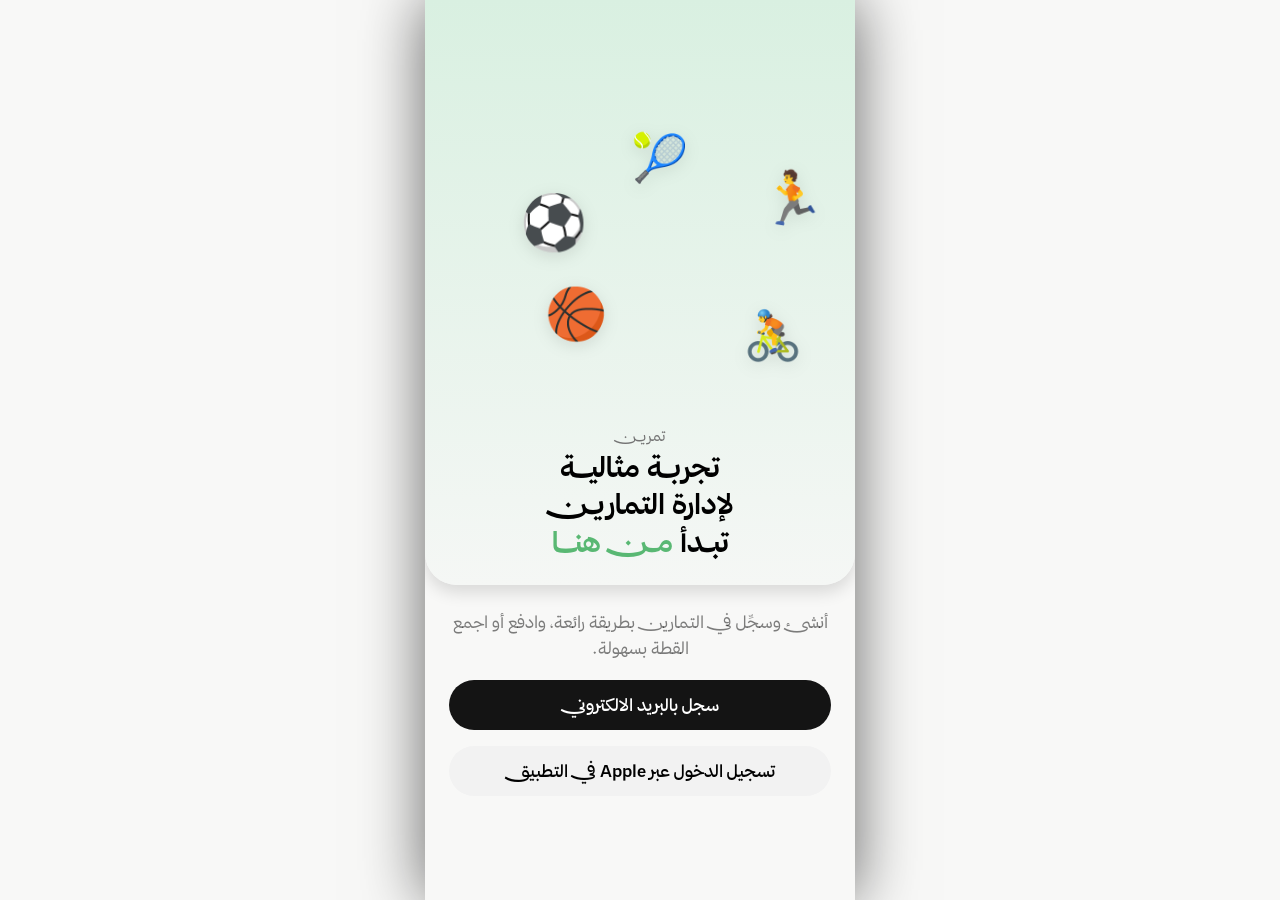
<file: app/index.html>
<!doctype html>
<html lang="ar" dir="rtl">
  <head>
    <meta charset="utf-8" />
    <meta name="viewport" content="width=device-width, initial-scale=1, viewport-fit=cover" />
    <meta name="color-scheme" content="light dark" />
    <meta name="theme-color" content="#0f0f0f" media="(prefers-color-scheme: dark)" />
    <meta name="theme-color" content="#f3f3f3" media="(prefers-color-scheme: light)" />
    <meta name="description" content="تمرين على الويب — تابع مواعيد مجموعتك، سجّل مكانك، وسدّد قطتك من أي جهاز." />
    <title>تمرين</title>
    <link rel="icon" type="image/png" href="/assets/favicon.png" />

    <!-- Open Graph (WhatsApp, Facebook, …) — this page also answers the shared
         /event/<id> and /join/<code> links, so it carries the link preview. -->
    <meta property="og:type" content="website" />
    <meta property="og:site_name" content="تمرين" />
    <meta property="og:locale" content="ar_SA" />
    <meta property="og:title" content="تمرين — تمرين مجموعتك" />
    <meta property="og:description" content="افتح التمرين وسجّل مكانك وسدّد قطتك — من التطبيق على الآيفون، أو من المتصفح على أي جهاز." />
    <meta property="og:url" content="https://guileless-squirrel-b6537a.netlify.app/" />
    <meta property="og:image" content="https://guileless-squirrel-b6537a.netlify.app/assets/og-image.png?v=3" />
    <meta property="og:image:secure_url" content="https://guileless-squirrel-b6537a.netlify.app/assets/og-image.png?v=3" />
    <meta property="og:image:type" content="image/png" />
    <meta property="og:image:width" content="1200" />
    <meta property="og:image:height" content="630" />
    <meta property="og:image:alt" content="تمرين — خلّ تمرين الأسبوع ينظّم نفسه: مجموعة خاصة لك ولأصحابك، بدعوة فقط، كاش أو تحويل، بدون بطاقات." />

    <!-- Twitter / X card -->
    <meta name="twitter:card" content="summary_large_image" />
    <meta name="twitter:title" content="تمرين — تمرين مجموعتك" />
    <meta name="twitter:description" content="افتح التمرين وسجّل مكانك وسدّد قطتك — من التطبيق على الآيفون، أو من المتصفح على أي جهاز." />
    <meta name="twitter:image" content="https://guileless-squirrel-b6537a.netlify.app/assets/og-image.png?v=3" />

    <!-- Absolute paths: this same file is served at /app/, /event/<id> and
         /join/<code> (see netlify.toml), so nothing here can be relative. -->
    <link rel="stylesheet" href="/assets/fonts.css?v=2" />
    <link rel="stylesheet" href="/app/styles.css" />
  </head>
  <body>
    <div id="root">
      <div class="shell">
        <div class="center-pad"><div class="spinner"></div></div>
      </div>
    </div>
    <script type="module" src="/app/src/app.js"></script>
    <noscript>
      <div class="shell">
        <p>يحتاج «تمرين» إلى تفعيل الجافاسكربت في المتصفح.</p>
      </div>
    </noscript>
  </body>
</html>
</file>
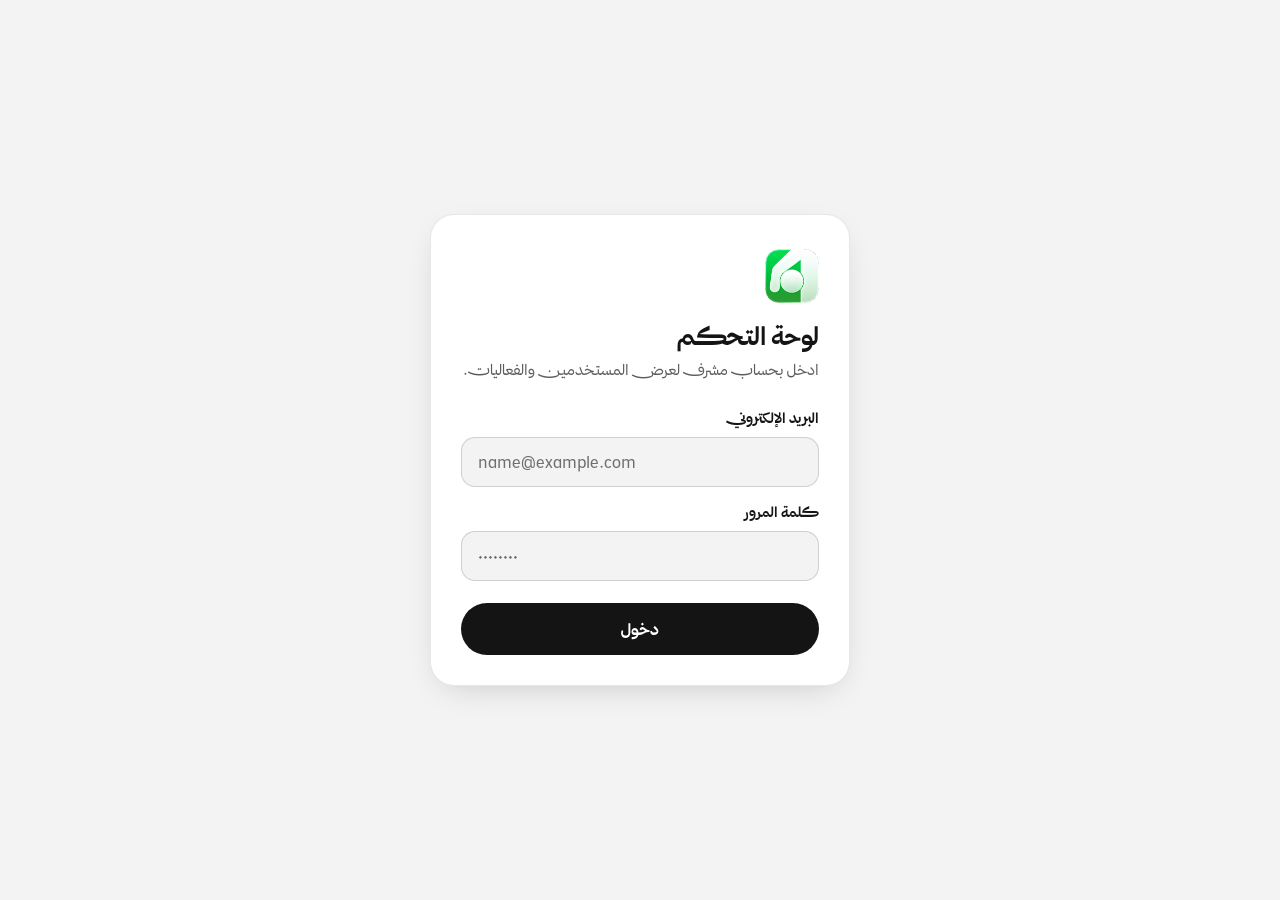
<file: admin.html>
<!DOCTYPE html>
<html lang="ar" dir="rtl">
<head>
  <meta charset="UTF-8" />
  <meta name="viewport" content="width=device-width, initial-scale=1.0, viewport-fit=cover" />
  <title>لوحة التحكم — تمرين</title>
  <meta name="robots" content="noindex, nofollow, noarchive" />
  <meta name="theme-color" content="#f3f3f3" />
  <link rel="icon" type="image/png" href="assets/favicon.png" />

  <link rel="preload" href="assets/fonts.css?v=2" as="style" onload="this.onload=null;this.rel='stylesheet'" />
  <noscript><link rel="stylesheet" href="assets/fonts.css?v=2" /></noscript>

  <link rel="stylesheet" href="assets/site.css?v=4" />
  <link rel="stylesheet" href="assets/admin.css?v=6" />
  <link rel="stylesheet" href="assets/admin-sheet.css?v=1" />
  <link rel="stylesheet" href="assets/admin-event.css?v=3" />
  <link rel="stylesheet" href="assets/admin-overview.css?v=1" />
</head>

<body class="admin">

<!-- ======================= بوابة الدخول ======================= -->
<div class="login-wrap" id="login">
  <form class="login-card" id="loginForm" novalidate>
    <img class="mark" src="assets/tamrin-icon.png" alt="" width="54" height="54" />
    <h1>لوحة التحكم</h1>
    <p class="lede">ادخل بحساب مشرف لعرض المستخدمين والفعاليات.</p>

    <div class="field">
      <label for="email">البريد الإلكتروني</label>
      <input type="email" id="email" name="email" autocomplete="username"
             placeholder="name@example.com" dir="ltr" required />
    </div>

    <div class="field">
      <label for="password">كلمة المرور</label>
      <input type="password" id="password" name="password"
             autocomplete="current-password" placeholder="••••••••" dir="ltr" required />
    </div>

    <button type="submit" class="btn btn-primary" id="loginBtn">دخول</button>
    <p class="form-error" id="loginError" role="alert"></p>
  </form>
</div>

<!-- ======================= اللوحة ======================= -->
<div id="dash" hidden>

  <header class="admin-top">
    <div class="wrap admin-top-row">
      <div class="admin-brand">
        <img src="assets/tamrin-icon.png" alt="" width="34" height="34" />
        <b>تمرين</b>
        <span>لوحة التحكم</span>
      </div>

      <button type="button" class="cmdk-trigger" id="searchTrigger"
              aria-haspopup="dialog" aria-expanded="false">
        <svg viewBox="0 0 24 24" fill="none" stroke="currentColor" stroke-width="2"
             stroke-linecap="round" aria-hidden="true">
          <circle cx="11" cy="11" r="7" /><path d="m20 20-3.5-3.5" />
        </svg>
        <span>ابحث عن لاعب</span>
        <kbd dir="ltr">⌘K</kbd>
      </button>

      <div class="admin-who">
        <span class="email" id="whoEmail"></span>
        <button type="button" class="btn-quiet" id="signOutBtn">خروج</button>
      </div>
    </div>
  </header>

  <main class="wrap admin-main">

    <div class="demo-banner" id="demoBanner">
      <svg viewBox="0 0 24 24" fill="none" stroke="currentColor" stroke-width="2"
           stroke-linecap="round" aria-hidden="true">
        <circle cx="12" cy="12" r="9" /><path d="M12 8v5M12 16.5v.01" />
      </svg>
      <span><b>بيانات تجريبية.</b> الأرقام هنا غير حقيقية — الواجهة لم تُربط بالخادم بعد.</span>
    </div>

    <!-- الأرقام -->
    <section class="stat-grid" id="stats" aria-label="ملخص">
      <div class="stat-card loading"><div class="k">المستخدمون</div><div class="v" id="sUsers">0</div><div class="sub" id="sUsersSub">&nbsp;</div></div>
      <div class="stat-card loading"><div class="k">الفعاليات النشطة</div><div class="v" id="sEvents">0</div><div class="sub">منشورة وغير ملغاة</div></div>
      <div class="stat-card loading"><div class="k">المشاركون</div><div class="v" id="sParts">0</div><div class="sub">في الفعاليات النشطة</div></div>
      <div class="stat-card loading"><div class="k">قيمة الحجوزات</div><div class="v" id="sRev">0</div><div class="sub">ريال — إجمالي النشط</div></div>
    </section>

    <!-- المفتاح -->
    <div class="seg" id="segTabs" role="tablist" aria-label="الأقسام">
      <button type="button" role="tab" id="tabHome" aria-selected="true" aria-controls="panelHome">نظرة عامة</button>
      <button type="button" role="tab" id="tabUsers" aria-selected="false" aria-controls="panelUsers">المستخدمون</button>
      <button type="button" role="tab" id="tabEvents" aria-selected="false" aria-controls="panelEvents">الفعاليات النشطة</button>
    </div>

    <!-- نظرة عامة — يرسمها assets/admin-home.js -->
    <div class="ov" id="panelHome" role="tabpanel" aria-labelledby="tabHome"></div>

    <!-- المستخدمون -->
    <section class="panel" id="panelUsers" role="tabpanel" aria-labelledby="tabUsers" hidden>
      <div class="panel-head">
        <div>
          <h2>المستخدمون</h2>
          <span class="count" id="usersCount">—</span>
        </div>
        <div class="panel-tools">
        <label class="ws-filter">
          <span class="sr-only">فلتر المجموعات</span>
          <select id="wsFilter">
            <option value="">كل المستخدمين</option>
            <option value="active">في مجموعة نشطة</option>
            <option value="none">بلا مجموعة</option>
          </select>
        </label>
        <label class="search">
          <span class="sr-only">ابحث في المستخدمين</span>
          <svg viewBox="0 0 24 24" fill="none" stroke="currentColor" stroke-width="2"
               stroke-linecap="round" aria-hidden="true">
            <circle cx="11" cy="11" r="7" /><path d="m20 20-3.5-3.5" />
          </svg>
          <input type="search" id="userSearch" placeholder="ابحث بالاسم أو الرقم" />
        </label>
        </div>
      </div>

      <div class="table-scroll">
        <table class="data">
          <thead>
            <tr>
              <th scope="col">الاسم</th>
              <th scope="col">المركز</th>
              <th scope="col">رقم STC Pay</th>
              <th scope="col">المجموعات</th>
              <th scope="col">تاريخ الانضمام</th>
            </tr>
          </thead>
          <tbody id="usersBody"></tbody>
        </table>
      </div>

      <div class="pager">
        <span class="info" id="usersInfo">—</span>
        <div class="ctrl">
          <button type="button" id="prevBtn" disabled>السابق</button>
          <button type="button" id="nextBtn" disabled>التالي</button>
        </div>
      </div>
    </section>

    <!-- الفعاليات -->
    <section class="panel" id="panelEvents" role="tabpanel" aria-labelledby="tabEvents" hidden>
      <div class="panel-head">
        <div>
          <h2>الفعاليات النشطة</h2>
          <span class="count" id="eventsCount">—</span>
        </div>
      </div>

      <div class="table-scroll">
        <table class="data">
          <thead>
            <tr>
              <th scope="col">الفعالية</th>
              <th scope="col">المنظّم</th>
              <th scope="col">المجموعة</th>
              <th scope="col">الموقع</th>
              <th scope="col">الموعد</th>
              <th scope="col">المشاركون</th>
              <th scope="col">القطة</th>
              <th scope="col">الدفع</th>
              <th scope="col">التسجيل</th>
            </tr>
          </thead>
          <tbody id="eventsBody"></tbody>
        </table>
      </div>
    </section>

    <!-- تفاصيل الفعالية -->
    <section id="eventView" class="ev" aria-live="polite" hidden></section>

  </main>
</div>

<!-- ======================= البحث الشامل ======================= -->
<div class="cmdk-backdrop" id="cmdkBackdrop" hidden></div>
<div class="cmdk" id="cmdk" role="dialog" aria-modal="true"
     aria-labelledby="cmdkLabel" hidden>
  <h2 class="sr-only" id="cmdkLabel">ابحث في كل المستخدمين</h2>
  <div class="cmdk-field">
    <svg viewBox="0 0 24 24" fill="none" stroke="currentColor" stroke-width="2"
         stroke-linecap="round" aria-hidden="true">
      <circle cx="11" cy="11" r="7" /><path d="m20 20-3.5-3.5" />
    </svg>
    <input type="search" id="cmdkInput" autocomplete="off" spellcheck="false"
           placeholder="ابحث بالاسم أو الرقم"
           role="combobox" aria-expanded="true" aria-controls="cmdkList"
           aria-autocomplete="list" />
    <button type="button" class="cmdk-esc" id="cmdkClose">إغلاق</button>
  </div>
  <div class="cmdk-list" id="cmdkList" role="listbox" aria-label="نتائج البحث"></div>
</div>

<!-- ======================= ورقة اللاعب ======================= -->
<div class="sheet-backdrop" id="sheetBackdrop" hidden></div>
<aside class="sheet" id="sheet" role="dialog" aria-modal="true"
       aria-labelledby="sheetName" hidden>
  <header class="sheet-head">
    <div class="who">
      <span class="avatar" id="sheetAvatar" aria-hidden="true"></span>
      <span>
        <b id="sheetName">—</b>
        <span class="sub" id="sheetSub"></span>
      </span>
    </div>
    <button type="button" class="sheet-x" id="sheetClose" aria-label="إغلاق">
      <svg viewBox="0 0 24 24" fill="none" stroke="currentColor" stroke-width="2"
           stroke-linecap="round" aria-hidden="true">
        <path d="M6 6l12 12M18 6L6 18" />
      </svg>
    </button>
  </header>
  <div class="sheet-body" id="sheetBody"></div>
</aside>

<script src="assets/admin-data.js?v=9"></script>
<script src="assets/admin-ratings.js?v=1"></script>
<script src="assets/admin-search.js?v=1"></script>
<script src="assets/admin-player.js?v=1"></script>
<script src="assets/admin-event-calc.js?v=2"></script>
<script src="assets/admin-event-parts.js?v=1"></script>
<script src="assets/admin-event-history.js?v=1"></script>
<script src="assets/admin-event.js?v=4"></script>
<script src="assets/admin-home.js?v=1"></script>
<script src="assets/admin.js?v=8"></script>
</body>
</html>
</file>
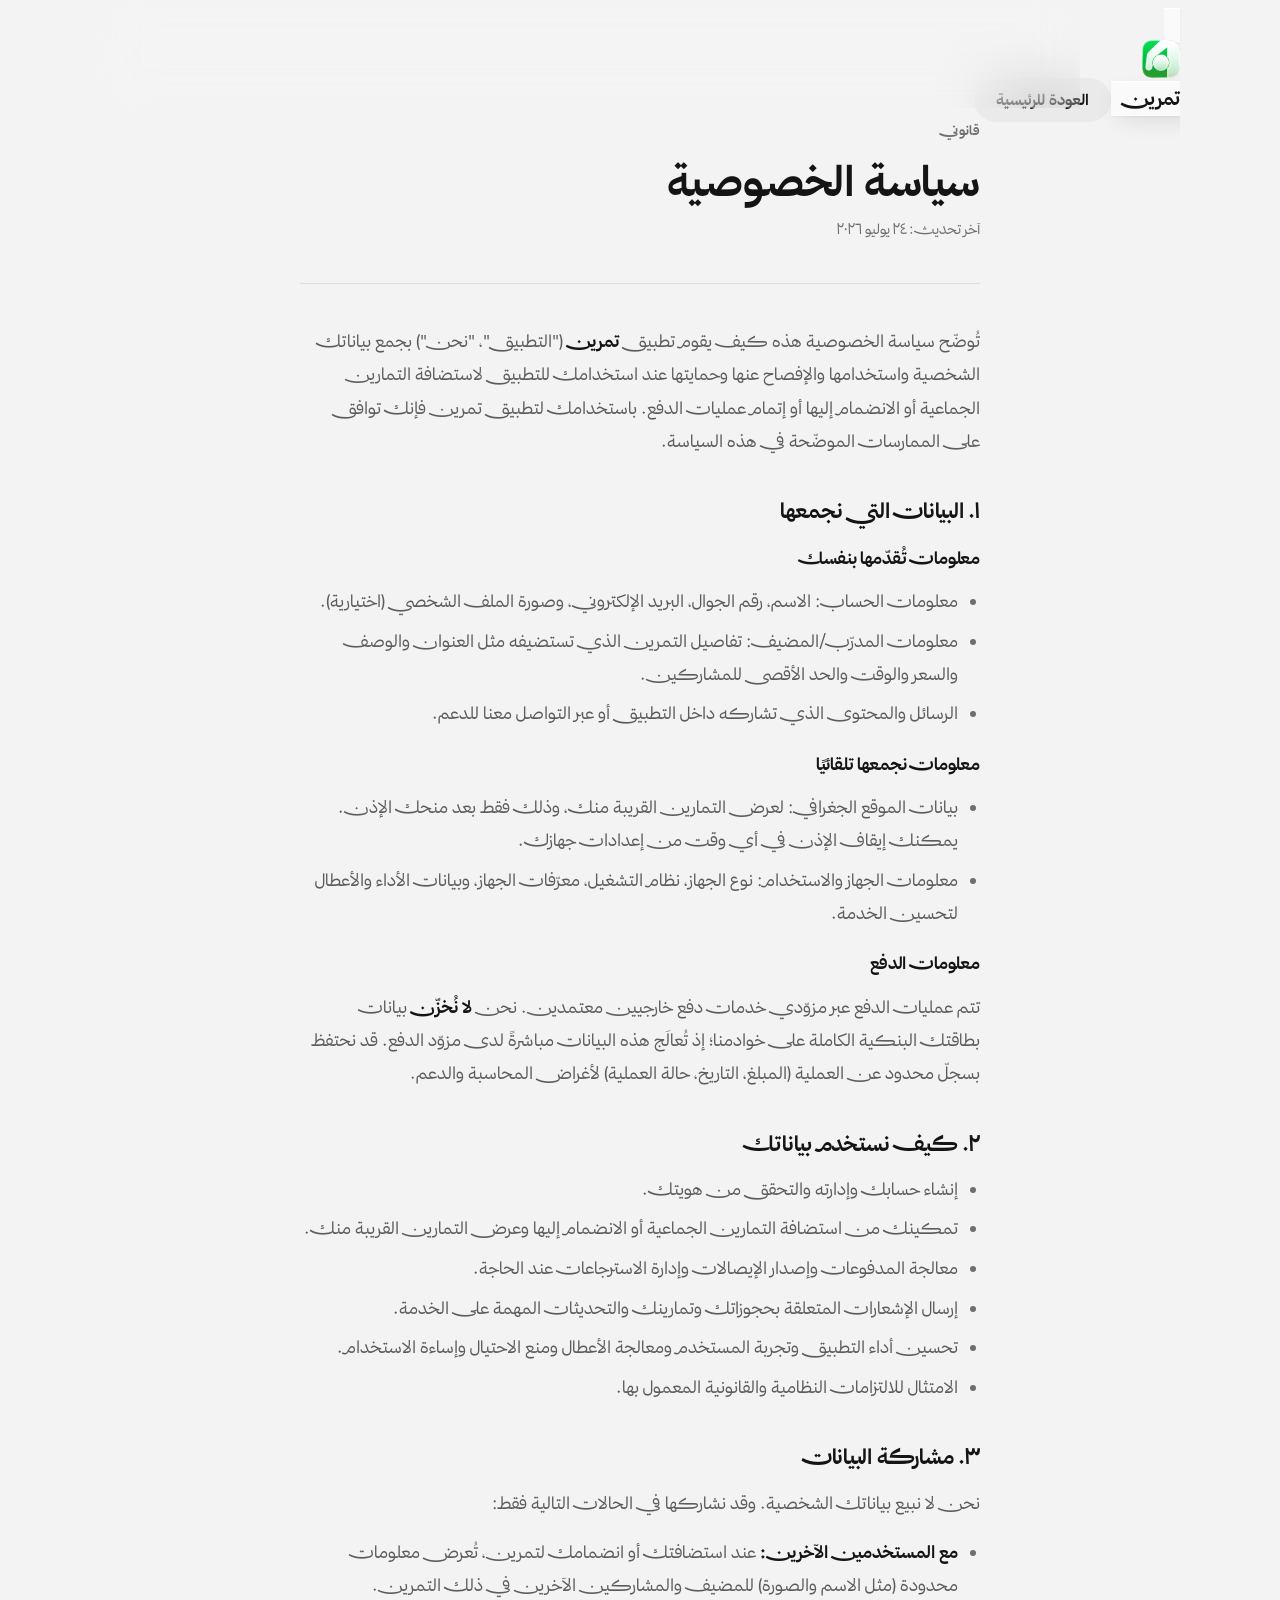
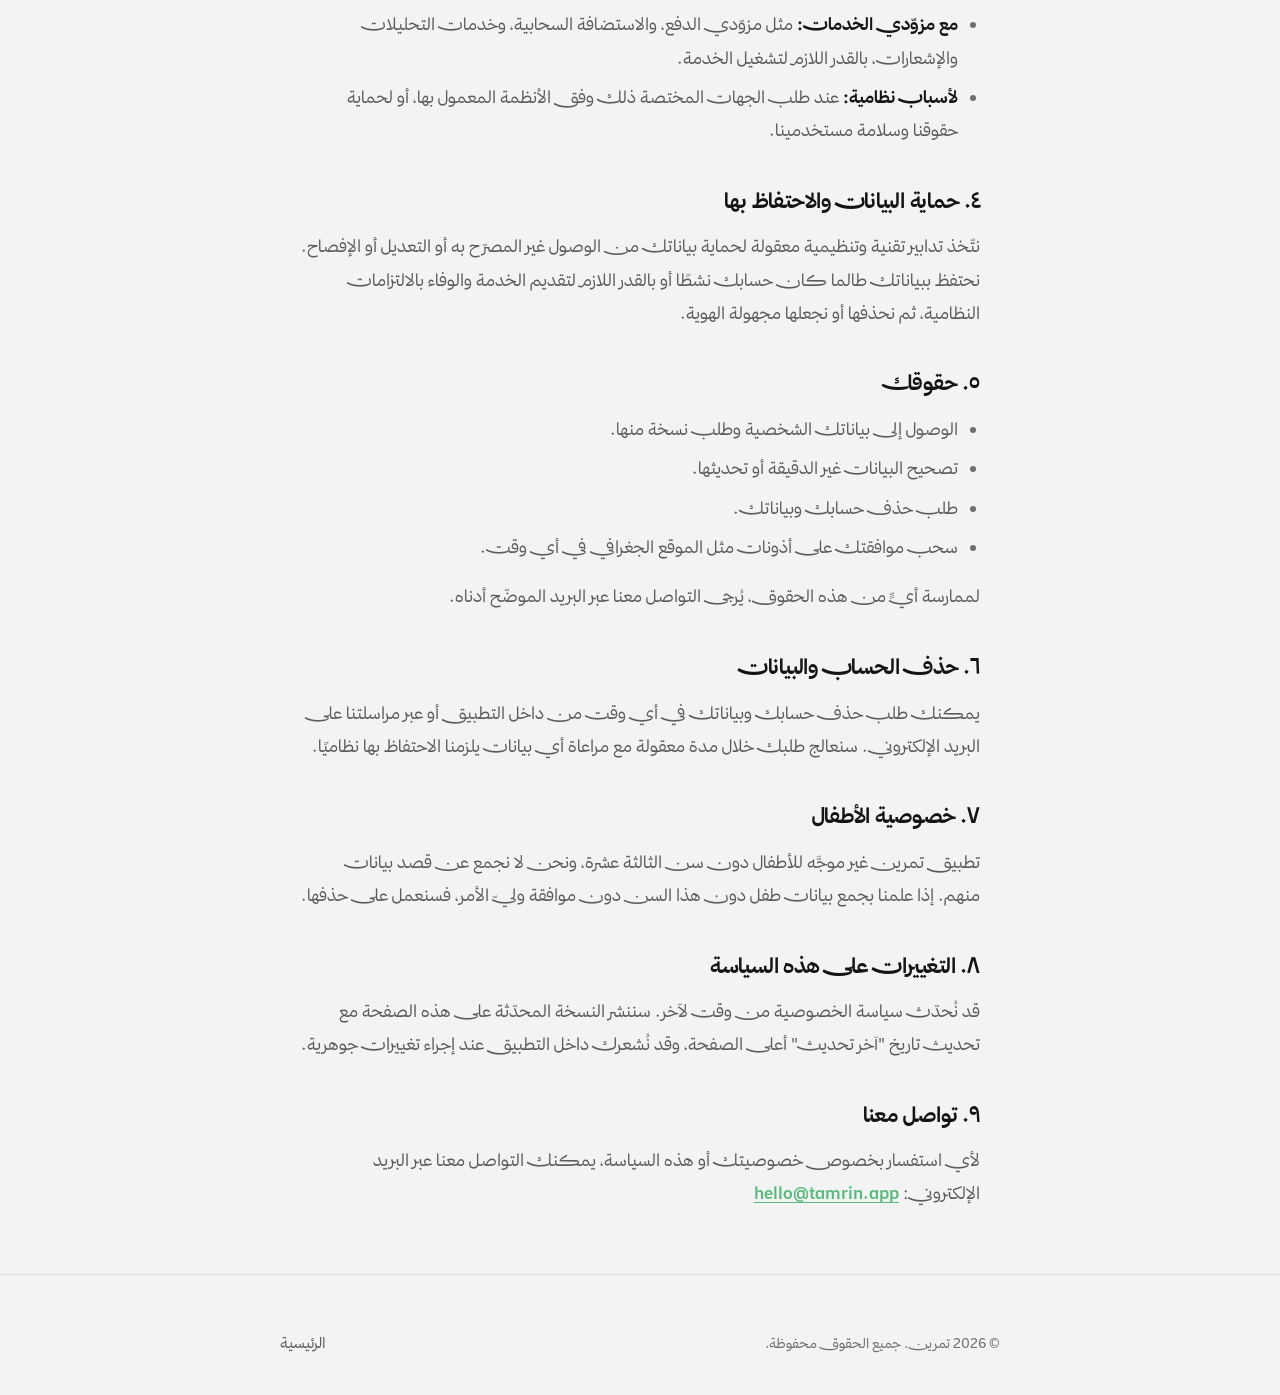
<file: privacy.html>
<!DOCTYPE html>
<html lang="ar" dir="rtl">
<head>
  <meta charset="UTF-8" />
  <meta name="viewport" content="width=device-width, initial-scale=1.0, viewport-fit=cover" />
  <title>سياسة الخصوصية — تمرين</title>
  <meta name="description" content="سياسة الخصوصية لتطبيق تمرين: كيف نجمع بياناتك ونستخدمها ونحميها." />
  <meta name="robots" content="index, follow" />
  <meta name="theme-color" content="#f3f3f3" />
  <link rel="icon" type="image/png" href="assets/favicon.png" />
  <link rel="canonical" href="https://tamrien.app/privacy.html" />

  <link rel="preload" href="assets/fonts.css?v=2" as="style" onload="this.onload=null;this.rel='stylesheet'" />
  <noscript><link rel="stylesheet" href="assets/fonts.css?v=2" /></noscript>
  <link rel="stylesheet" href="assets/site.css?v=4" />
</head>

<body>

<header class="nav stuck">
  <div class="wrap">
    <nav class="nav-inner" aria-label="الرئيسية">
      <a href="index.html" class="brand" aria-label="تمرين">
        <img src="assets/tamrin-icon.png" alt="" width="36" height="36" />
        <span>تمرين</span>
      </a>
      <a href="index.html" class="btn btn-secondary" style="min-height:44px;font-size:15px">العودة للرئيسية</a>
    </nav>
  </div>
</header>

<main class="wrap-narrow">
  <div class="doc-head">
    <p class="eyebrow">قانوني</p>
    <h1>سياسة الخصوصية</h1>
    <p class="stamp">آخر تحديث: ٢٤ يوليو ٢٠٢٦</p>
  </div>

  <div class="prose">
        <p>
          تُوضّح سياسة الخصوصية هذه كيف يقوم تطبيق <strong>تمرين</strong> ("التطبيق"، "نحن") بجمع بياناتك
          الشخصية واستخدامها والإفصاح عنها وحمايتها عند استخدامك للتطبيق لاستضافة التمارين الجماعية أو الانضمام إليها
          أو إتمام عمليات الدفع. باستخدامك لتطبيق تمرين فإنك توافق على الممارسات الموضّحة في هذه السياسة.
        </p>

        <h2>١. البيانات التي نجمعها</h2>

        <h3>معلومات تُقدّمها بنفسك</h3>
        <ul>
          <li>معلومات الحساب: الاسم، رقم الجوال، البريد الإلكتروني، وصورة الملف الشخصي (اختيارية).</li>
          <li>معلومات المدرّب/المضيف: تفاصيل التمرين الذي تستضيفه مثل العنوان والوصف والسعر والوقت والحد الأقصى للمشاركين.</li>
          <li>الرسائل والمحتوى الذي تشاركه داخل التطبيق أو عبر التواصل معنا للدعم.</li>
        </ul>

        <h3>معلومات نجمعها تلقائيًا</h3>
        <ul>
          <li>بيانات الموقع الجغرافي: لعرض التمارين القريبة منك، وذلك فقط بعد منحك الإذن. يمكنك إيقاف الإذن في أي وقت من إعدادات جهازك.</li>
          <li>معلومات الجهاز والاستخدام: نوع الجهاز، نظام التشغيل، معرّفات الجهاز، وبيانات الأداء والأعطال لتحسين الخدمة.</li>
        </ul>

        <h3>معلومات الدفع</h3>
        <p>
          تتم عمليات الدفع عبر مزوّدي خدمات دفع خارجيين معتمدين. نحن <strong>لا نُخزّن</strong> بيانات بطاقتك البنكية
          الكاملة على خوادمنا؛ إذ تُعالَج هذه البيانات مباشرةً لدى مزوّد الدفع. قد نحتفظ بسجلّ محدود عن العملية
          (المبلغ، التاريخ، حالة العملية) لأغراض المحاسبة والدعم.
        </p>

        <h2>٢. كيف نستخدم بياناتك</h2>
        <ul>
          <li>إنشاء حسابك وإدارته والتحقق من هويتك.</li>
          <li>تمكينك من استضافة التمارين الجماعية أو الانضمام إليها وعرض التمارين القريبة منك.</li>
          <li>معالجة المدفوعات وإصدار الإيصالات وإدارة الاسترجاعات عند الحاجة.</li>
          <li>إرسال الإشعارات المتعلقة بحجوزاتك وتمارينك والتحديثات المهمة على الخدمة.</li>
          <li>تحسين أداء التطبيق وتجربة المستخدم ومعالجة الأعطال ومنع الاحتيال وإساءة الاستخدام.</li>
          <li>الامتثال للالتزامات النظامية والقانونية المعمول بها.</li>
        </ul>

        <h2>٣. مشاركة البيانات</h2>
        <p>نحن لا نبيع بياناتك الشخصية. وقد نشاركها في الحالات التالية فقط:</p>
        <ul>
          <li><strong>مع المستخدمين الآخرين:</strong> عند استضافتك أو انضمامك لتمرين، تُعرض معلومات محدودة (مثل الاسم والصورة) للمضيف والمشاركين الآخرين في ذلك التمرين.</li>
          <li><strong>مع مزوّدي الخدمات:</strong> مثل مزوّدي الدفع، والاستضافة السحابية، وخدمات التحليلات والإشعارات، بالقدر اللازم لتشغيل الخدمة.</li>
          <li><strong>لأسباب نظامية:</strong> عند طلب الجهات المختصة ذلك وفق الأنظمة المعمول بها، أو لحماية حقوقنا وسلامة مستخدمينا.</li>
        </ul>

        <h2>٤. حماية البيانات والاحتفاظ بها</h2>
        <p>
          نتّخذ تدابير تقنية وتنظيمية معقولة لحماية بياناتك من الوصول غير المصرّح به أو التعديل أو الإفصاح.
          نحتفظ ببياناتك طالما كان حسابك نشطًا أو بالقدر اللازم لتقديم الخدمة والوفاء بالالتزامات النظامية،
          ثم نحذفها أو نجعلها مجهولة الهوية.
        </p>

        <h2>٥. حقوقك</h2>
        <ul>
          <li>الوصول إلى بياناتك الشخصية وطلب نسخة منها.</li>
          <li>تصحيح البيانات غير الدقيقة أو تحديثها.</li>
          <li>طلب حذف حسابك وبياناتك.</li>
          <li>سحب موافقتك على أذونات مثل الموقع الجغرافي في أي وقت.</li>
        </ul>
        <p>لممارسة أيٍّ من هذه الحقوق، يُرجى التواصل معنا عبر البريد الموضّح أدناه.</p>

        <h2>٦. حذف الحساب والبيانات</h2>
        <p>
          يمكنك طلب حذف حسابك وبياناتك في أي وقت من داخل التطبيق أو عبر مراسلتنا على البريد الإلكتروني.
          سنعالج طلبك خلال مدة معقولة مع مراعاة أي بيانات يلزمنا الاحتفاظ بها نظاميًا.
        </p>

        <h2>٧. خصوصية الأطفال</h2>
        <p>
          تطبيق تمرين غير موجَّه للأطفال دون سن الثالثة عشرة، ونحن لا نجمع عن قصد بيانات منهم.
          إذا علمنا بجمع بيانات طفل دون هذا السن دون موافقة وليّ الأمر، فسنعمل على حذفها.
        </p>

        <h2>٨. التغييرات على هذه السياسة</h2>
        <p>
          قد نُحدّث سياسة الخصوصية من وقت لآخر. سننشر النسخة المحدّثة على هذه الصفحة مع تحديث تاريخ
          "آخر تحديث" أعلى الصفحة، وقد نُشعرك داخل التطبيق عند إجراء تغييرات جوهرية.
        </p>

        <h2>٩. تواصل معنا</h2>
        <p>
          لأي استفسار بخصوص خصوصيتك أو هذه السياسة، يمكنك التواصل معنا عبر البريد الإلكتروني:
          <a href="mailto:hello@tamrin.app">hello@tamrin.app</a>
        </p>
  </div>
</main>

<footer class="footer" style="margin-top:64px">
  <div class="wrap-narrow" style="padding-inline:0">
    <div class="footer-base" style="margin-top:0;border-top:0;padding-top:0">
      <p>© 2026 تمرين. جميع الحقوق محفوظة.</p>
      <p><a href="index.html">الرئيسية</a></p>
    </div>
  </div>
</footer>

</body>
</html>
</file>
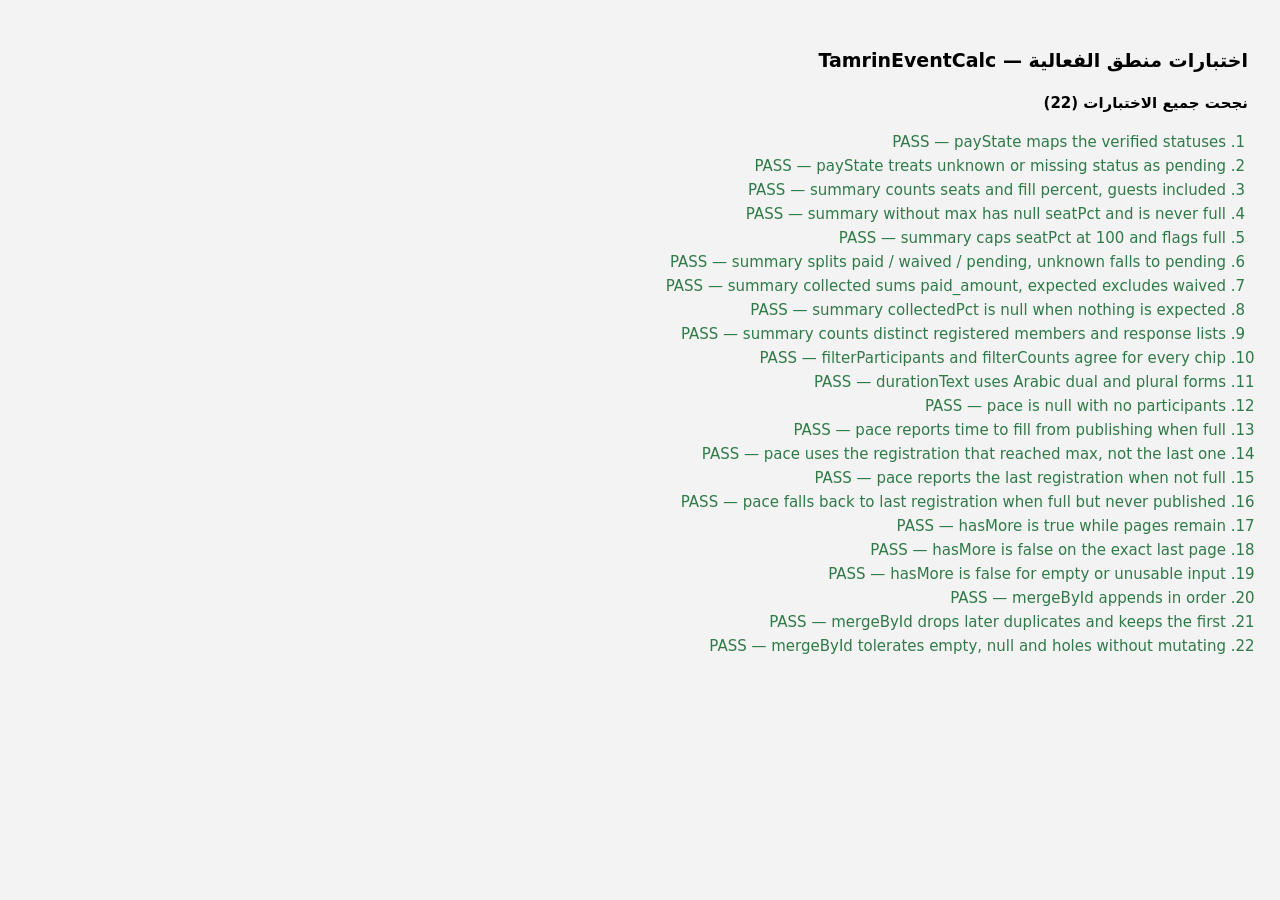
<file: tests/admin-event.test.html>
<!DOCTYPE html>
<html lang="ar" dir="rtl">
<head>
  <meta charset="UTF-8" />
  <title>اختبارات منطق الفعالية</title>
  <style>
    body { font: 15px/1.6 system-ui, sans-serif; padding: 24px; background: #f3f3f3; }
    h1 { font-size: 19px; margin-block-end: 16px; }
    .pass { color: #2f7a48; }
    .fail { color: #b3261e; font-weight: 700; }
    ol { padding-inline-start: 22px; }
    #summary { margin-block-end: 14px; font-weight: 700; }
  </style>
</head>
<body>
  <h1>اختبارات منطق الفعالية — TamrinEventCalc</h1>
  <div id="summary">جارٍ التنفيذ…</div>
  <ol id="out"></ol>

  <script src="../assets/admin-event-calc.js"></script>
  <script>
  (function () {
    'use strict';
    const results = { passed: 0, failed: 0, failures: [] };
    const out = document.getElementById('out');

    function test(name, fn) {
      let error = null;
      try { fn(); } catch (e) { error = e && e.message ? e.message : String(e); }
      const li = document.createElement('li');
      if (error) {
        results.failed++;
        results.failures.push(name + ': ' + error);
        li.className = 'fail';
        li.textContent = 'FAIL — ' + name + ' — ' + error;
      } else {
        results.passed++;
        li.className = 'pass';
        li.textContent = 'PASS — ' + name;
      }
      out.appendChild(li);
    }

    function eq(actual, expected, what) {
      const a = JSON.stringify(actual), b = JSON.stringify(expected);
      if (a !== b) throw new Error((what || 'value') + ' expected ' + b + ' got ' + a);
    }

    const C = window.TamrinEventCalc;
    const H = 3600000;
    const T0 = Date.parse('2026-09-20T10:00:00Z');
    const iso = function (ms) { return new Date(ms).toISOString(); };

    function part(o) {
      return Object.assign({ id: 'p', user_id: 'u', name: 'x', is_guest: false,
        added_manually: false, payment_status: 'pending', paid_amount: 0,
        registered_at: iso(T0) }, o);
    }
    function details(parts, o) {
      return Object.assign({
        event: { price_per_person: 30, max_participants: 4, published_at: iso(T0) },
        participants: parts, waitlist: [], declined: [], no_reply: [], group_size: 10
      }, o);
    }

    test('payState maps the verified statuses', function () {
      eq(C.payState('confirmed'), 'paid');
      eq(C.payState('waived'), 'waived');
      eq(C.payState('pending'), 'pending');
    });

    test('payState treats unknown or missing status as pending', function () {
      eq(C.payState('refunded'), 'pending', 'unknown');
      eq(C.payState(null), 'pending', 'null');
    });

    test('summary counts seats and fill percent, guests included', function () {
      const s = C.summary(details([part({}), part({ user_id: null, is_guest: true })]));
      eq(s.filled, 2, 'filled'); eq(s.max, 4, 'max'); eq(s.seatPct, 50, 'pct'); eq(s.full, false, 'full');
    });

    test('summary without max has null seatPct and is never full', function () {
      const d = details([part({})]); d.event.max_participants = null;
      const s = C.summary(d);
      eq(s.max, null, 'max'); eq(s.seatPct, null, 'pct'); eq(s.full, false, 'full');
    });

    test('summary caps seatPct at 100 and flags full', function () {
      const d = details([part({}), part({}), part({})]); d.event.max_participants = 2;
      const s = C.summary(d);
      eq(s.seatPct, 100, 'pct'); eq(s.full, true, 'full');
    });

    test('summary splits paid / waived / pending, unknown falls to pending', function () {
      const s = C.summary(details([
        part({ payment_status: 'confirmed', paid_amount: 30 }),
        part({ payment_status: 'waived' }),
        part({ payment_status: 'pending' }),
        part({ payment_status: 'weird' })
      ]));
      eq([s.paid, s.waived, s.pending], [1, 1, 2]);
    });

    test('summary collected sums paid_amount, expected excludes waived', function () {
      const s = C.summary(details([
        part({ payment_status: 'confirmed', paid_amount: 30 }),
        part({ payment_status: 'confirmed', paid_amount: 25 }),
        part({ payment_status: 'waived' }),
        part({ payment_status: 'pending' })
      ]));
      eq(s.collected, 55, 'collected'); eq(s.expected, 90, 'expected'); eq(s.collectedPct, 61, 'pct');
    });

    test('summary collectedPct is null when nothing is expected', function () {
      const s = C.summary(details([part({ payment_status: 'waived' })]));
      eq(s.expected, 0, 'expected'); eq(s.collectedPct, null, 'pct');
    });

    test('summary counts distinct registered members and response lists', function () {
      const s = C.summary(details(
        [part({ user_id: 'a' }), part({ user_id: 'a' }), part({ user_id: null, is_guest: true }), part({ user_id: 'b' })],
        { declined: [{}, {}], no_reply: [{}], waitlist: [{}, {}, {}], group_size: 9 }));
      eq([s.registeredMembers, s.declined, s.noReply, s.waitlist, s.groupSize], [2, 2, 1, 3, 9]);
    });

    test('filterParticipants and filterCounts agree for every chip', function () {
      const list = [
        part({ id: '1', payment_status: 'confirmed' }),
        part({ id: '2', payment_status: 'waived' }),
        part({ id: '3', payment_status: 'pending', user_id: null, is_guest: true }),
        part({ id: '4', payment_status: 'x', user_id: null, added_manually: true })
      ];
      const ids = function (f) { return C.filterParticipants(list, f).map(function (p) { return p.id; }); };
      eq(ids('all'), ['1', '2', '3', '4'], 'all');
      eq(ids('paid'), ['1'], 'paid');
      eq(ids('waived'), ['2'], 'waived');
      eq(ids('pending'), ['3', '4'], 'pending');
      eq(ids('guests'), ['3', '4'], 'guests');
      eq(C.filterCounts(list), { all: 4, paid: 1, waived: 1, pending: 2, guests: 2 }, 'counts');
    });

    test('durationText uses Arabic dual and plural forms', function () {
      eq(C.durationText(30 * 1000), 'أقل من دقيقة', '<1m');
      eq(C.durationText(1 * 60000), 'دقيقة', '1m');
      eq(C.durationText(2 * 60000), 'دقيقتين', '2m');
      eq(C.durationText(5 * 60000), '5 دقائق', '5m');
      eq(C.durationText(45 * 60000), '45 دقيقة', '45m');
      eq(C.durationText(1 * H), 'ساعة', '1h');
      eq(C.durationText(2 * H), 'ساعتين', '2h');
      eq(C.durationText(7 * H), '7 ساعات', '7h');
      eq(C.durationText(30 * H), '30 ساعة', '30h');
      eq(C.durationText(48 * H), 'يومين', '2d');
      eq(C.durationText(24 * 4 * H), '4 أيام', '4d');
      eq(C.durationText(24 * 12 * H), '12 يوم', '12d');
    });

    test('pace is null with no participants', function () {
      eq(C.pace(details([]), T0 + H), null);
    });

    test('pace reports time to fill from publishing when full', function () {
      const d = details([
        part({ registered_at: iso(T0 + 1 * H) }),
        part({ registered_at: iso(T0 + 3 * H) })
      ]);
      d.event.max_participants = 2;
      eq(C.pace(d, T0 + 50 * H), { kind: 'filled', text: 'اكتمل خلال 3 ساعات من النشر' });
    });

    test('pace uses the registration that reached max, not the last one', function () {
      const d = details([
        part({ registered_at: iso(T0 + 5 * H) }),
        part({ registered_at: iso(T0 + 2 * H) }),
        part({ registered_at: iso(T0 + 9 * H) })
      ]);
      d.event.max_participants = 2;
      eq(C.pace(d, T0 + 50 * H).text, 'اكتمل خلال 5 ساعات من النشر');
    });

    test('pace reports the last registration when not full', function () {
      const d = details([
        part({ registered_at: iso(T0 + 1 * H) }),
        part({ registered_at: iso(T0 + 4 * H) })
      ]);
      eq(C.pace(d, T0 + 6 * H), { kind: 'last', text: 'آخر تسجيل قبل ساعتين' });
    });

    test('pace falls back to last registration when full but never published', function () {
      const d = details([part({ registered_at: iso(T0) })]);
      d.event.max_participants = 1; d.event.published_at = null;
      eq(C.pace(d, T0 + 2 * H).kind, 'last');
    });

    test('hasMore is true while pages remain', function () {
      eq(C.hasMore(1, 10, 23), true, 'page 1 of 3');
      eq(C.hasMore(2, 10, 23), true, 'page 2 of 3');
    });

    test('hasMore is false on the exact last page', function () {
      eq(C.hasMore(3, 10, 23), false, 'page 3 of 3');
      eq(C.hasMore(2, 10, 20), false, 'exact boundary');
      eq(C.hasMore(1, 10, 10), false, 'single full page');
    });

    test('hasMore is false for empty or unusable input', function () {
      eq(C.hasMore(1, 10, 0), false, 'zero total');
      eq(C.hasMore(0, 10, 5), false, 'page 0');
      eq(C.hasMore(1, 0, 5), false, 'size 0');
      eq(C.hasMore(1, 10, 'x'), false, 'non-numeric');
      eq(C.hasMore(null, 10, 5), false, 'null page');
    });

    test('mergeById appends in order', function () {
      eq(C.mergeById([{ id: 'a' }], [{ id: 'b' }, { id: 'c' }]).map(function (r) { return r.id; }),
         ['a', 'b', 'c']);
    });

    test('mergeById drops later duplicates and keeps the first', function () {
      const out = C.mergeById([{ id: 'a', v: 1 }, { id: 'b', v: 1 }], [{ id: 'b', v: 2 }, { id: 'c', v: 2 }]);
      eq(out.map(function (r) { return r.id + r.v; }), ['a1', 'b1', 'c2']);
    });

    test('mergeById tolerates empty, null and holes without mutating', function () {
      const a = [{ id: 'a' }];
      eq(C.mergeById(null, undefined), [], 'both missing');
      eq(C.mergeById(a, [null, { id: 'b' }]).map(function (r) { return r.id; }), ['a', 'b'], 'null entry');
      eq(a.length, 1, 'input untouched');
    });

    window.__results = results;
    document.getElementById('summary').textContent =
      results.failed === 0
        ? 'نجحت جميع الاختبارات (' + results.passed + ')'
        : results.failed + ' فشل من ' + (results.passed + results.failed);
  })();
  </script>
</body>
</html>
</file>
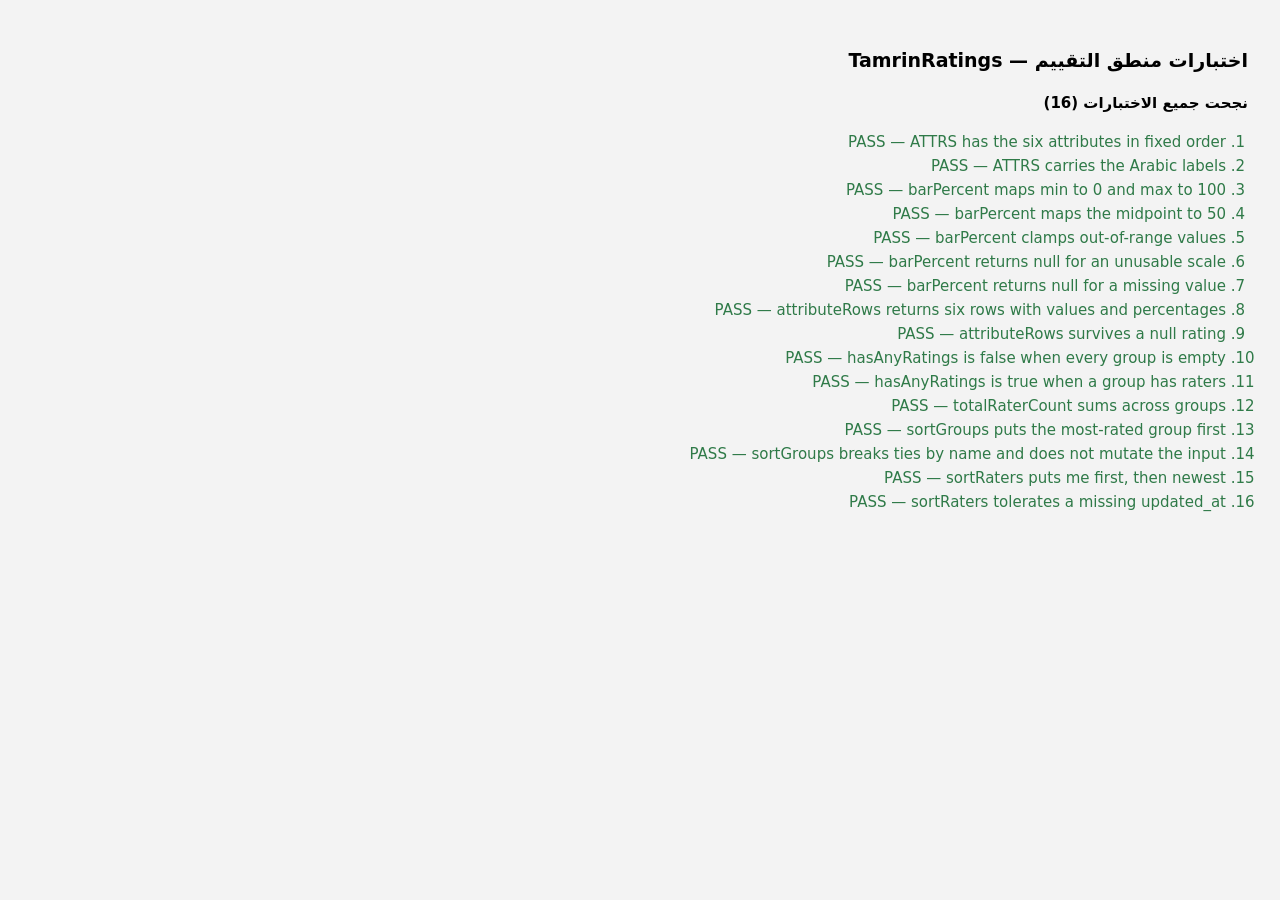
<file: tests/admin-ratings.test.html>
<!DOCTYPE html>
<html lang="ar" dir="rtl">
<head>
  <meta charset="UTF-8" />
  <title>اختبارات منطق التقييم</title>
  <style>
    body { font: 15px/1.6 system-ui, sans-serif; padding: 24px; background: #f3f3f3; }
    h1 { font-size: 19px; margin-block-end: 16px; }
    .pass { color: #2f7a48; }
    .fail { color: #b3261e; font-weight: 700; }
    ol { padding-inline-start: 22px; }
    #summary { margin-block-end: 14px; font-weight: 700; }
  </style>
</head>
<body>
  <h1>اختبارات منطق التقييم — TamrinRatings</h1>
  <div id="summary">جارٍ التنفيذ…</div>
  <ol id="out"></ol>

  <script src="../assets/admin-ratings.js"></script>
  <script>
  (function () {
    'use strict';
    const results = { passed: 0, failed: 0, failures: [] };
    const out = document.getElementById('out');

    function test(name, fn) {
      let error = null;
      try { fn(); } catch (e) { error = e && e.message ? e.message : String(e); }
      const li = document.createElement('li');
      if (error) {
        results.failed++;
        results.failures.push(name + ': ' + error);
        li.className = 'fail';
        li.textContent = 'FAIL — ' + name + ' — ' + error;
      } else {
        results.passed++;
        li.className = 'pass';
        li.textContent = 'PASS — ' + name;
      }
      out.appendChild(li);
    }

    function eq(actual, expected, what) {
      const a = JSON.stringify(actual), b = JSON.stringify(expected);
      if (a !== b) throw new Error((what || 'value') + ' expected ' + b + ' got ' + a);
    }

    const R = window.TamrinRatings;
    const SCALE = { min: 1, max: 99 };

    test('ATTRS has the six attributes in fixed order', function () {
      eq(R.ATTRS.map(function (a) { return a.key; }),
         ['pace', 'shooting', 'passing', 'defending', 'stamina', 'awareness']);
    });

    test('ATTRS carries the Arabic labels', function () {
      eq(R.ATTRS.map(function (a) { return a.label; }),
         ['السرعة', 'التسديد', 'التمرير', 'الدفاع', 'التحمّل', 'الوعي']);
    });

    test('barPercent maps min to 0 and max to 100', function () {
      eq(R.barPercent(1, SCALE), 0, 'min');
      eq(R.barPercent(99, SCALE), 100, 'max');
    });

    test('barPercent maps the midpoint to 50', function () {
      eq(R.barPercent(50, SCALE), 50);
    });

    test('barPercent clamps out-of-range values', function () {
      eq(R.barPercent(-20, SCALE), 0, 'below min');
      eq(R.barPercent(500, SCALE), 100, 'above max');
    });

    test('barPercent returns null for an unusable scale', function () {
      eq(R.barPercent(50, null), null, 'null scale');
      eq(R.barPercent(50, { min: 1, max: 1 }), null, 'zero span');
      eq(R.barPercent(50, { min: 1, max: 0 }), null, 'inverted');
      eq(R.barPercent(50, { min: 1, max: 'x' }), null, 'non-numeric max');
    });

    test('barPercent returns null for a missing value', function () {
      eq(R.barPercent(null, SCALE), null, 'null');
      eq(R.barPercent(undefined, SCALE), null, 'undefined');
    });

    test('attributeRows returns six rows with values and percentages', function () {
      const rows = R.attributeRows(
        { pace: 99, shooting: 1, passing: 50, defending: 50, stamina: 50, awareness: 50 },
        SCALE);
      eq(rows.length, 6, 'length');
      eq(rows[0], { key: 'pace', label: 'السرعة', value: 99, percent: 100 }, 'first row');
      eq(rows[1].percent, 0, 'second percent');
    });

    test('attributeRows survives a null rating', function () {
      const rows = R.attributeRows(null, SCALE);
      eq(rows.length, 6, 'length');
      eq(rows[0].value, null, 'value');
      eq(rows[0].percent, null, 'percent');
    });

    test('hasAnyRatings is false when every group is empty', function () {
      eq(R.hasAnyRatings({ groups: [] }), false, 'no groups');
      eq(R.hasAnyRatings({ groups: [{ rater_count: 0, raters: [] }] }), false, 'zero count');
      eq(R.hasAnyRatings(null), false, 'null profile');
    });

    test('hasAnyRatings is true when a group has raters', function () {
      eq(R.hasAnyRatings({ groups: [{ rater_count: 2, raters: [{}, {}] }] }), true);
    });

    test('totalRaterCount sums across groups', function () {
      eq(R.totalRaterCount({ groups: [{ rater_count: 2 }, { rater_count: 3 }] }), 5);
      eq(R.totalRaterCount({ groups: [] }), 0, 'empty');
      eq(R.totalRaterCount(null), 0, 'null');
    });

    test('sortGroups puts the most-rated group first', function () {
      const sorted = R.sortGroups([
        { name: 'ب', rater_count: 1 },
        { name: 'أ', rater_count: 4 }
      ]);
      eq(sorted.map(function (g) { return g.name; }), ['أ', 'ب']);
    });

    test('sortGroups breaks ties by name and does not mutate the input', function () {
      const input = [{ name: 'ب', rater_count: 2 }, { name: 'أ', rater_count: 2 }];
      const sorted = R.sortGroups(input);
      eq(sorted.map(function (g) { return g.name; }), ['أ', 'ب'], 'sorted');
      eq(input.map(function (g) { return g.name; }), ['ب', 'أ'], 'input untouched');
    });

    test('sortRaters puts me first, then newest', function () {
      const sorted = R.sortRaters([
        { name: 'ب', is_me: false, updated_at: '2026-01-01T00:00:00Z' },
        { name: 'ج', is_me: false, updated_at: '2026-06-01T00:00:00Z' },
        { name: 'أ', is_me: true,  updated_at: '2025-01-01T00:00:00Z' }
      ]);
      eq(sorted.map(function (r) { return r.name; }), ['أ', 'ج', 'ب']);
    });

    test('sortRaters tolerates a missing updated_at', function () {
      const sorted = R.sortRaters([
        { name: 'ب', is_me: false },
        { name: 'أ', is_me: false, updated_at: '2026-06-01T00:00:00Z' }
      ]);
      eq(sorted.map(function (r) { return r.name; }), ['أ', 'ب']);
    });

    window.__results = results;
    document.getElementById('summary').textContent =
      results.failed === 0
        ? 'نجحت جميع الاختبارات (' + results.passed + ')'
        : results.failed + ' فشل من ' + (results.passed + results.failed);
  })();
  </script>
</body>
</html>
</file>
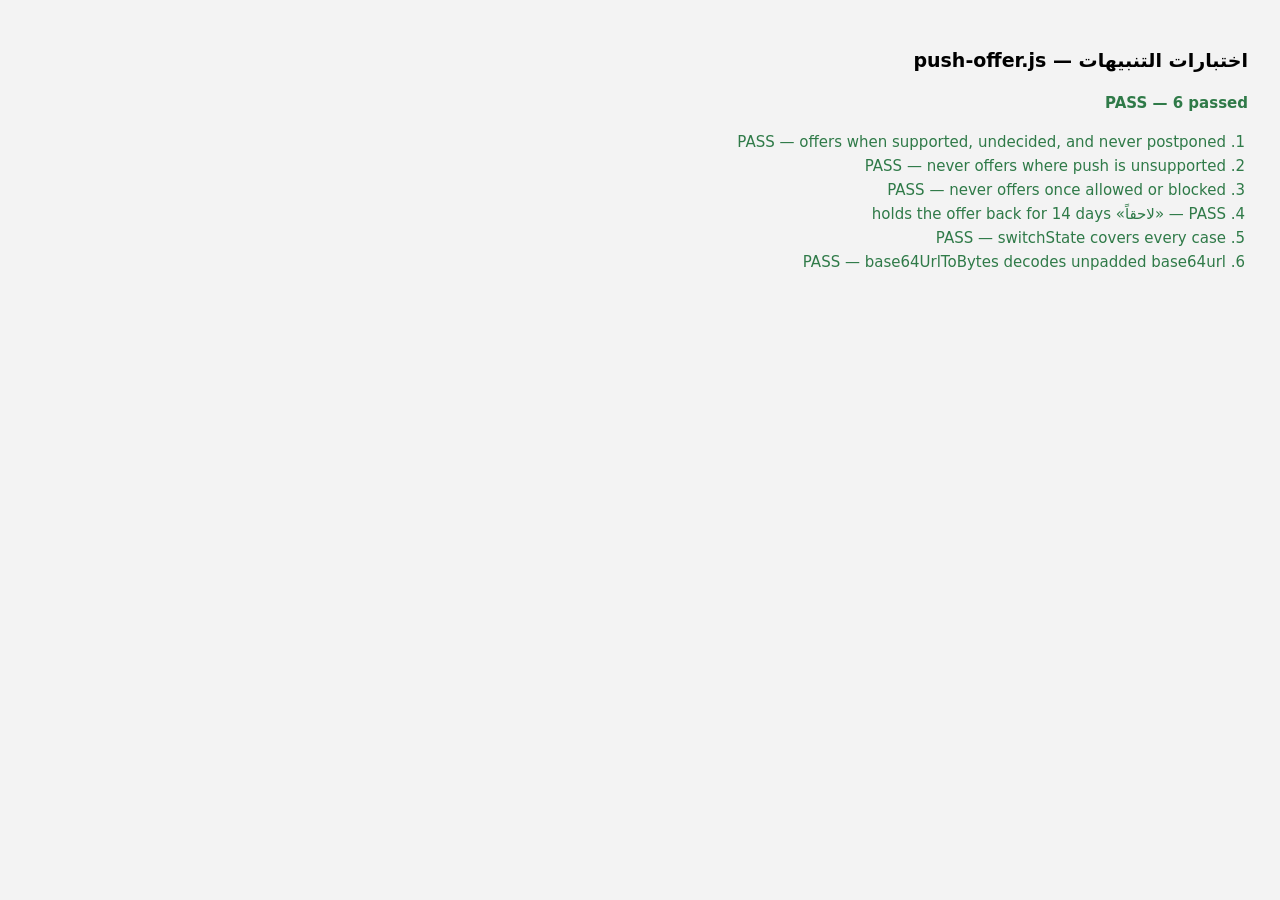
<file: tests/push-offer.test.html>
<!DOCTYPE html>
<html lang="ar" dir="rtl">
<head>
  <meta charset="UTF-8" />
  <title>اختبارات التنبيهات</title>
  <style>
    body { font: 15px/1.6 system-ui, sans-serif; padding: 24px; background: #f3f3f3; }
    h1 { font-size: 19px; margin-block-end: 16px; }
    .pass { color: #2f7a48; }
    .fail { color: #b3261e; font-weight: 700; }
    ol { padding-inline-start: 22px; }
    #summary { margin-block-end: 14px; font-weight: 700; }
  </style>
</head>
<body>
  <h1>اختبارات التنبيهات — push-offer.js</h1>
  <div id="summary">جارٍ التنفيذ…</div>
  <ol id="out"></ol>

  <script type="module">
    const results = { passed: 0, failed: 0, failures: [] };
    const out = document.getElementById('out');
    const summary = document.getElementById('summary');

    function test(name, fn) {
      let error = null;
      try { fn(); } catch (e) { error = e && e.message ? e.message : String(e); }
      const li = document.createElement('li');
      if (error) {
        results.failed++;
        results.failures.push(name + ': ' + error);
        li.className = 'fail';
        li.textContent = 'FAIL — ' + name + ' — ' + error;
      } else {
        results.passed++;
        li.className = 'pass';
        li.textContent = 'PASS — ' + name;
      }
      out.appendChild(li);
    }

    function eq(actual, expected, what) {
      const a = JSON.stringify(actual), b = JSON.stringify(expected);
      if (a !== b) throw new Error((what || 'value') + ' expected ' + b + ' got ' + a);
    }

    let P;
    try {
      P = await import('../app/src/push-offer.js');
    } catch (e) {
      summary.textContent = 'FAIL — could not load push-offer.js: ' + e.message;
      summary.className = 'fail';
      window.__results = { passed: 0, failed: 1, failures: ['load: ' + e.message] };
      throw e;
    }

    const DAY = 86400000;
    const NOW = 1_800_000_000_000;

    test('offers when supported, undecided, and never postponed', () => {
      eq(P.shouldOffer({ supported: true, permission: 'default', laterAt: null, now: NOW }), true);
    });

    test('never offers where push is unsupported', () => {
      eq(P.shouldOffer({ supported: false, permission: 'default', laterAt: null, now: NOW }), false);
    });

    test('never offers once allowed or blocked', () => {
      eq(P.shouldOffer({ supported: true, permission: 'granted', laterAt: null, now: NOW }), false, 'granted');
      eq(P.shouldOffer({ supported: true, permission: 'denied', laterAt: null, now: NOW }), false, 'denied');
    });

    test('«لاحقاً» holds the offer back for 14 days', () => {
      eq(P.LATER_DAYS, 14, 'LATER_DAYS');
      eq(P.shouldOffer({ supported: true, permission: 'default', laterAt: NOW - 13 * DAY, now: NOW }), false, '13 days');
      eq(P.shouldOffer({ supported: true, permission: 'default', laterAt: NOW - 14 * DAY, now: NOW }), true, '14 days');
    });

    test('switchState covers every case', () => {
      eq(P.switchState({ supported: false, permission: 'default', subscribed: false }), 'unsupported');
      eq(P.switchState({ supported: true, permission: 'denied', subscribed: false }), 'blocked');
      eq(P.switchState({ supported: true, permission: 'granted', subscribed: true }), 'on');
      eq(P.switchState({ supported: true, permission: 'granted', subscribed: false }), 'off');
      eq(P.switchState({ supported: true, permission: 'default', subscribed: false }), 'off');
    });

    test('base64UrlToBytes decodes unpadded base64url', () => {
      eq(Array.from(P.base64UrlToBytes('AQID')), [1, 2, 3], 'no padding needed');
      eq(Array.from(P.base64UrlToBytes('-_8')), [251, 255], 'url alphabet, padding restored');
    });

    summary.textContent = results.failed
      ? `FAIL — ${results.failed} failed, ${results.passed} passed`
      : `PASS — ${results.passed} passed`;
    summary.className = results.failed ? 'fail' : 'pass';
    window.__results = results;
  </script>
</body>
</html>
</file>
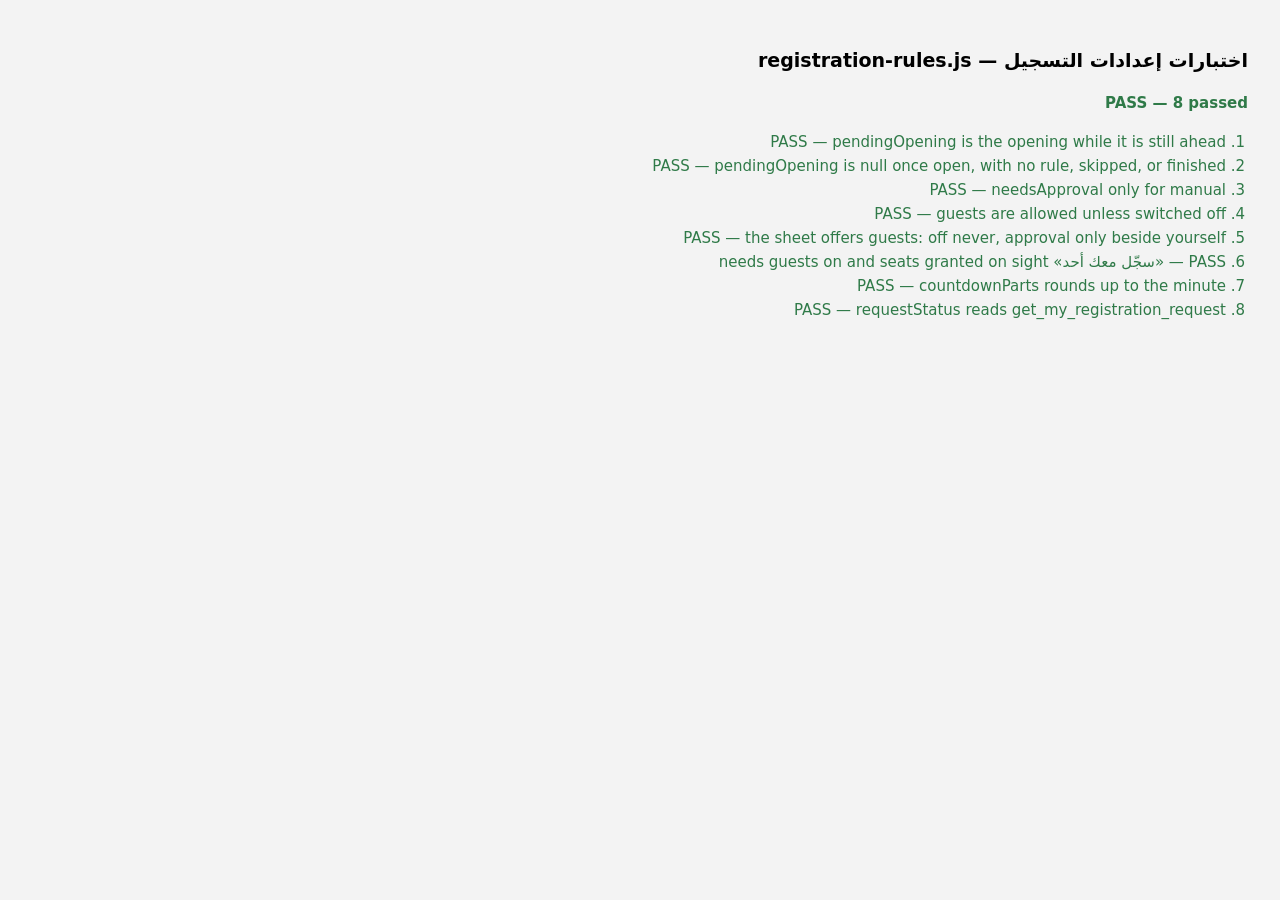
<file: tests/registration-rules.test.html>
<!DOCTYPE html>
<html lang="ar" dir="rtl">
<head>
  <meta charset="UTF-8" />
  <title>اختبارات إعدادات التسجيل</title>
  <style>
    body { font: 15px/1.6 system-ui, sans-serif; padding: 24px; background: #f3f3f3; }
    h1 { font-size: 19px; margin-block-end: 16px; }
    .pass { color: #2f7a48; }
    .fail { color: #b3261e; font-weight: 700; }
    ol { padding-inline-start: 22px; }
    #summary { margin-block-end: 14px; font-weight: 700; }
  </style>
</head>
<body>
  <h1>اختبارات إعدادات التسجيل — registration-rules.js</h1>
  <div id="summary">جارٍ التنفيذ…</div>
  <ol id="out"></ol>

  <script type="module">
    const results = { passed: 0, failed: 0, failures: [] };
    const out = document.getElementById('out');
    const summary = document.getElementById('summary');

    function test(name, fn) {
      let error = null;
      try { fn(); } catch (e) { error = e && e.message ? e.message : String(e); }
      const li = document.createElement('li');
      if (error) {
        results.failed++;
        results.failures.push(name + ': ' + error);
        li.className = 'fail';
        li.textContent = 'FAIL — ' + name + ' — ' + error;
      } else {
        results.passed++;
        li.className = 'pass';
        li.textContent = 'PASS — ' + name;
      }
      out.appendChild(li);
    }

    function eq(actual, expected, what) {
      const a = JSON.stringify(actual), b = JSON.stringify(expected);
      if (a !== b) throw new Error((what || 'value') + ' expected ' + b + ' got ' + a);
    }

    let R;
    try {
      R = await import('../app/src/registration-rules.js');
    } catch (e) {
      summary.textContent = 'FAIL — could not load registration-rules.js: ' + e.message;
      summary.className = 'fail';
      window.__results = { passed: 0, failed: 1, failures: ['load: ' + e.message] };
      throw e;
    }

    const MIN = 60000;
    const HOUR = 60 * MIN;
    const DAY = 24 * HOUR;
    const NOW = 1_800_000_000_000;
    const at = (ms) => new Date(NOW + ms).toISOString();
    const upcoming = (fields = {}) => ({
      start_date: at(2 * DAY), end_date: at(2 * DAY + 90 * MIN), cancelled_at: null, ...fields
    });

    test('pendingOpening is the opening while it is still ahead', () => {
      const event = upcoming({ registration_opens_at: at(5 * HOUR) });
      eq(R.pendingOpening(event, NOW)?.getTime(), NOW + 5 * HOUR, 'ahead');
    });

    test('pendingOpening is null once open, with no rule, skipped, or finished', () => {
      eq(R.pendingOpening(upcoming({ registration_opens_at: at(-MIN) }), NOW), null, 'already open');
      eq(R.pendingOpening(upcoming({ registration_opens_at: at(0) }), NOW), null, 'opens this instant');
      eq(R.pendingOpening(upcoming({ registration_opens_at: null }), NOW), null, 'no rule');
      eq(R.pendingOpening(upcoming(), NOW), null, 'column missing');
      eq(R.pendingOpening(upcoming({ registration_opens_at: at(HOUR), cancelled_at: at(-HOUR) }), NOW), null, 'skipped');
      eq(R.pendingOpening({ start_date: at(-3 * HOUR), end_date: at(-HOUR), registration_opens_at: at(HOUR) }, NOW), null, 'finished');
    });

    test('needsApproval only for manual', () => {
      eq(R.needsApproval({ approval_mode: 'manual' }), true, 'manual');
      eq(R.needsApproval({ approval_mode: 'auto' }), false, 'auto');
      eq(R.needsApproval({}), false, 'column missing');
    });

    test('guests are allowed unless switched off', () => {
      eq(R.guestsAllowed({ guests_allowed: false }), false, 'off');
      eq(R.guestsAllowed({ guests_allowed: true }), true, 'on');
      eq(R.guestsAllowed({}), true, 'column missing');
    });

    test('the sheet offers guests: off never, approval only beside yourself', () => {
      eq(R.offersGuests({ approval_mode: 'auto', guests_allowed: true }, true), true, 'auto, with self');
      eq(R.offersGuests({ approval_mode: 'auto', guests_allowed: true }, false), true, 'auto, guests only');
      eq(R.offersGuests({ approval_mode: 'manual', guests_allowed: true }, true), true, 'manual, with self');
      eq(R.offersGuests({ approval_mode: 'manual', guests_allowed: true }, false), false, 'manual, guests only');
      eq(R.offersGuests({ approval_mode: 'auto', guests_allowed: false }, true), false, 'off');
    });

    test('«سجّل معك أحد» needs guests on and seats granted on sight', () => {
      eq(R.addsGuestsLater({ approval_mode: 'auto', guests_allowed: true }), true, 'auto');
      eq(R.addsGuestsLater({ approval_mode: 'manual', guests_allowed: true }), false, 'manual');
      eq(R.addsGuestsLater({ approval_mode: 'auto', guests_allowed: false }), false, 'off');
    });

    test('countdownParts rounds up to the minute', () => {
      eq(R.countdownParts(NOW + 2 * DAY + 3 * HOUR + 4 * MIN, NOW), { days: 2, hours: 3, minutes: 4 }, 'exact');
      eq(R.countdownParts(NOW + 1000, NOW), { days: 0, hours: 0, minutes: 1 }, 'last seconds read one minute');
      eq(R.countdownParts(NOW + 59 * MIN + 1000, NOW), { days: 0, hours: 1, minutes: 0 }, 'rounds into the hour');
      eq(R.countdownParts(NOW - MIN, NOW), { days: 0, hours: 0, minutes: 0 }, 'past is zero');
    });

    test('requestStatus reads get_my_registration_request', () => {
      eq(R.requestStatus({ status: 'pending' }), 'pending', 'pending');
      eq(R.requestStatus({ status: 'declined' }), 'declined', 'declined');
      eq(R.requestStatus({ status: 'accepted' }), null, 'accepted is a seat, not a request');
      eq(R.requestStatus(null), null, 'none');
    });

    summary.textContent = results.failed
      ? `FAIL — ${results.failed} failed, ${results.passed} passed`
      : `PASS — ${results.passed} passed`;
    summary.className = results.failed ? 'fail' : 'pass';
    window.__results = results;
  </script>
</body>
</html>
</file>
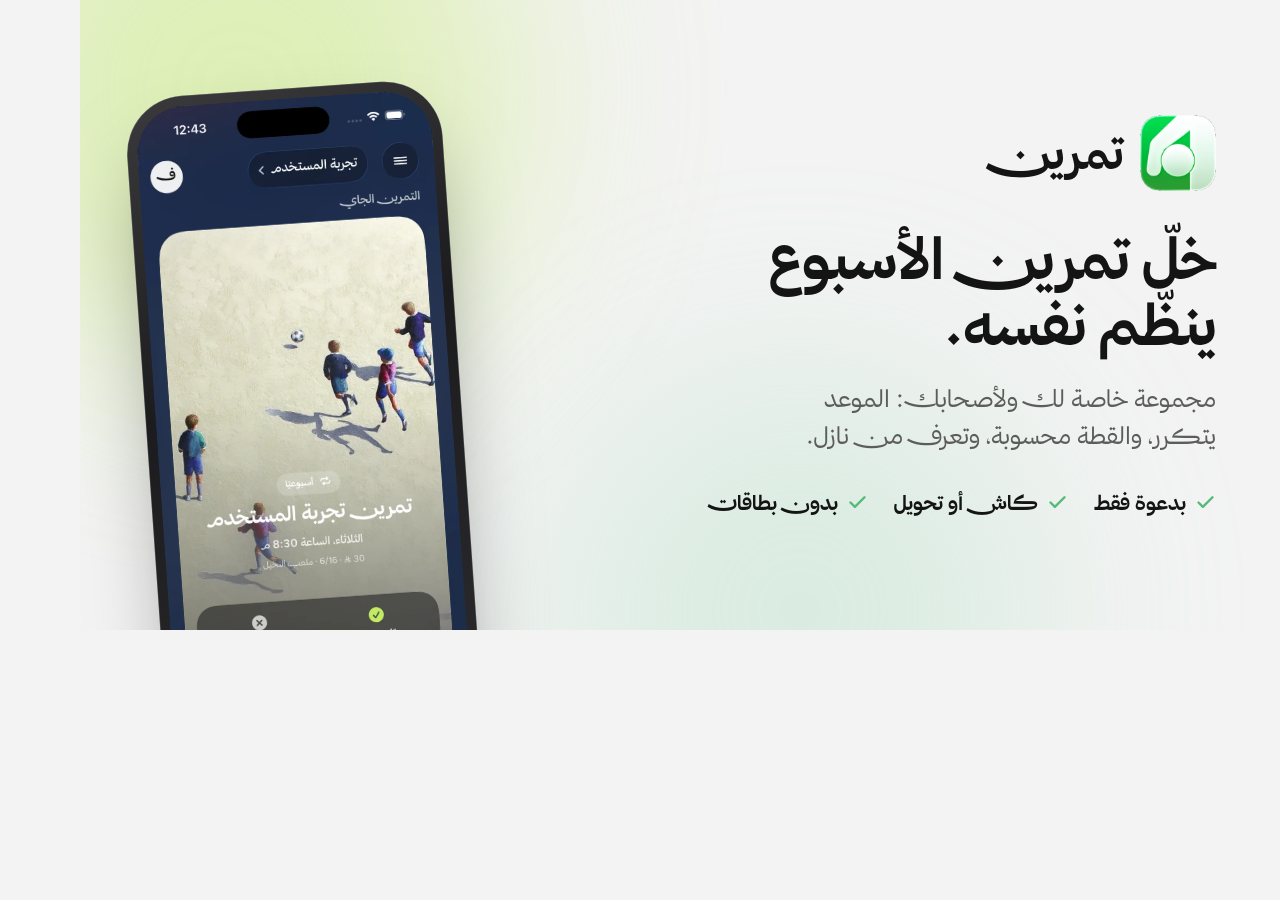
<file: tools/og-template.html>
<!DOCTYPE html>
<!-- ============================================================
     قالب صورة المشاركة (Open Graph) — 1200×630
     يُصوَّر برأسٍ مخفي إلى assets/og-image.png عبر:
         python3 tools/build-og.py
     يستخدم نفس الرموز والخط الموجودة في الموقع، فلا تتفرّع الهوية.
     ============================================================ -->
<html lang="ar" dir="rtl">
<head>
  <meta charset="UTF-8" />
  <title>og-template</title>
  <link rel="stylesheet" href="/assets/fonts.css" />
  <style>
    :root {
      --lime: #c2eb64;
      --mint: #9edbb8;
      --green: #57ba78;
      --ink: #141414;
      --page: #f3f3f3;
      --text-2: #5c5c5c;
    }
    * { box-sizing: border-box; margin: 0; padding: 0; }

    html, body { width: 1200px; height: 630px; overflow: hidden; }

    body {
      background: var(--page);
      color: var(--ink);
      font-family: 'Thmanyah Sans', system-ui, sans-serif;
      font-kerning: normal;
      font-variant-ligatures: common-ligatures contextual;
      font-feature-settings: 'kern' 1, 'liga' 1, 'calt' 1, 'rlig' 1, 'ss01' 1, 'swsh' 1;
      -webkit-font-smoothing: antialiased;
      position: relative;
      display: flex;
      align-items: center;
    }

    /* الوهج نفسه المستخدم في الهيرو (AuroraBackdrop) */
    body::before, body::after { content: ''; position: absolute; border-radius: 50%; }
    body::before {
      inset-block-start: -190px; inset-inline-end: -120px;
      width: 560px; height: 560px;
      background: var(--lime); opacity: .42; filter: blur(105px);
    }
    body::after {
      inset-block-end: -220px; inset-inline-start: 240px;
      width: 480px; height: 480px;
      background: var(--mint); opacity: .3; filter: blur(110px);
    }

    /* العمود النصّي هو العنصر الوحيد في تدفّق الـflex، فيستقرّ عند بداية
       السطر — أي الحافة اليمنى في RTL — بلا هوامش تلقائية. */
    .copy {
      position: relative; z-index: 2;
      padding-inline-start: 64px;     /* في RTL: مسافة من الحافة اليمنى */
      width: 700px; flex: none;
    }

    .brand { display: flex; align-items: center; gap: 16px; margin-bottom: 34px; }
    .brand img { width: 76px; height: 76px; border-radius: 22.37%; }  /* نسبة أيقونة iOS */
    .brand span { font-size: 44px; font-weight: 700; letter-spacing: -.01em; }

    h1 {
      font-size: 57px; font-weight: 700; line-height: 1.17;
      letter-spacing: -.015em; text-wrap: balance;
    }

    p.sub {
      margin-top: 22px; font-size: 24px; line-height: 1.55;
      color: var(--text-2); max-width: 27ch; text-wrap: balance;
    }

    ul {
      display: flex; gap: 26px; margin-top: 36px;
      list-style: none; font-size: 20px; font-weight: 700; color: var(--ink);
    }
    li { display: flex; align-items: center; gap: 9px; }
    li svg { width: 21px; height: 21px; color: var(--green); }

    /* الجهاز مقصوص من الحافة السفلية، بلقطة حقيقية من التطبيق.
       إحداثيات فيزيائية عمدًا: inset-inline-start في RTL هو الحافة اليمنى. */
    .shot {
      position: absolute; z-index: 1;
      left: 66px; top: 88px;
      width: 316px; padding: 10px;
      border-radius: 58px;
      background: linear-gradient(160deg, #3a3a3c, #1c1c1e 42%, #2c2c2e);
      box-shadow: 0 44px 90px -30px rgba(0, 0, 0, .5), inset 0 0 0 .5px rgba(255, 255, 255, .22);
      transform: rotate(-4deg);
    }
    .shot .screen {
      border-radius: 49px; overflow: hidden; background: #0f0f0f;
      aspect-ratio: 1206 / 2622;
    }
    .shot img { display: block; width: 100%; height: 100%; object-fit: cover; }
  </style>
</head>
<body>
  <div class="copy">
    <div class="brand">
      <img src="/assets/tamrin-icon.png" alt="" />
      <span>تمرين</span>
    </div>

    <h1>خلّ تمرين الأسبوع ينظّم نفسه.</h1>
    <p class="sub">مجموعة خاصة لك ولأصحابك: الموعد يتكرر، والقطة محسوبة، وتعرف من نازل.</p>

    <ul>
      <li>
        <svg viewBox="0 0 24 24" fill="none" stroke="currentColor" stroke-width="2.8" stroke-linecap="round" stroke-linejoin="round"><path d="m20 6-11 11-5-5"/></svg>
        بدعوة فقط
      </li>
      <li>
        <svg viewBox="0 0 24 24" fill="none" stroke="currentColor" stroke-width="2.8" stroke-linecap="round" stroke-linejoin="round"><path d="m20 6-11 11-5-5"/></svg>
        كاش أو تحويل
      </li>
      <li>
        <svg viewBox="0 0 24 24" fill="none" stroke="currentColor" stroke-width="2.8" stroke-linecap="round" stroke-linejoin="round"><path d="m20 6-11 11-5-5"/></svg>
        بدون بطاقات
      </li>
    </ul>
  </div>

  <div class="shot">
    <div class="screen"><img src="/assets/app/home.webp" alt="" /></div>
  </div>
</body>
</html>
</file>
